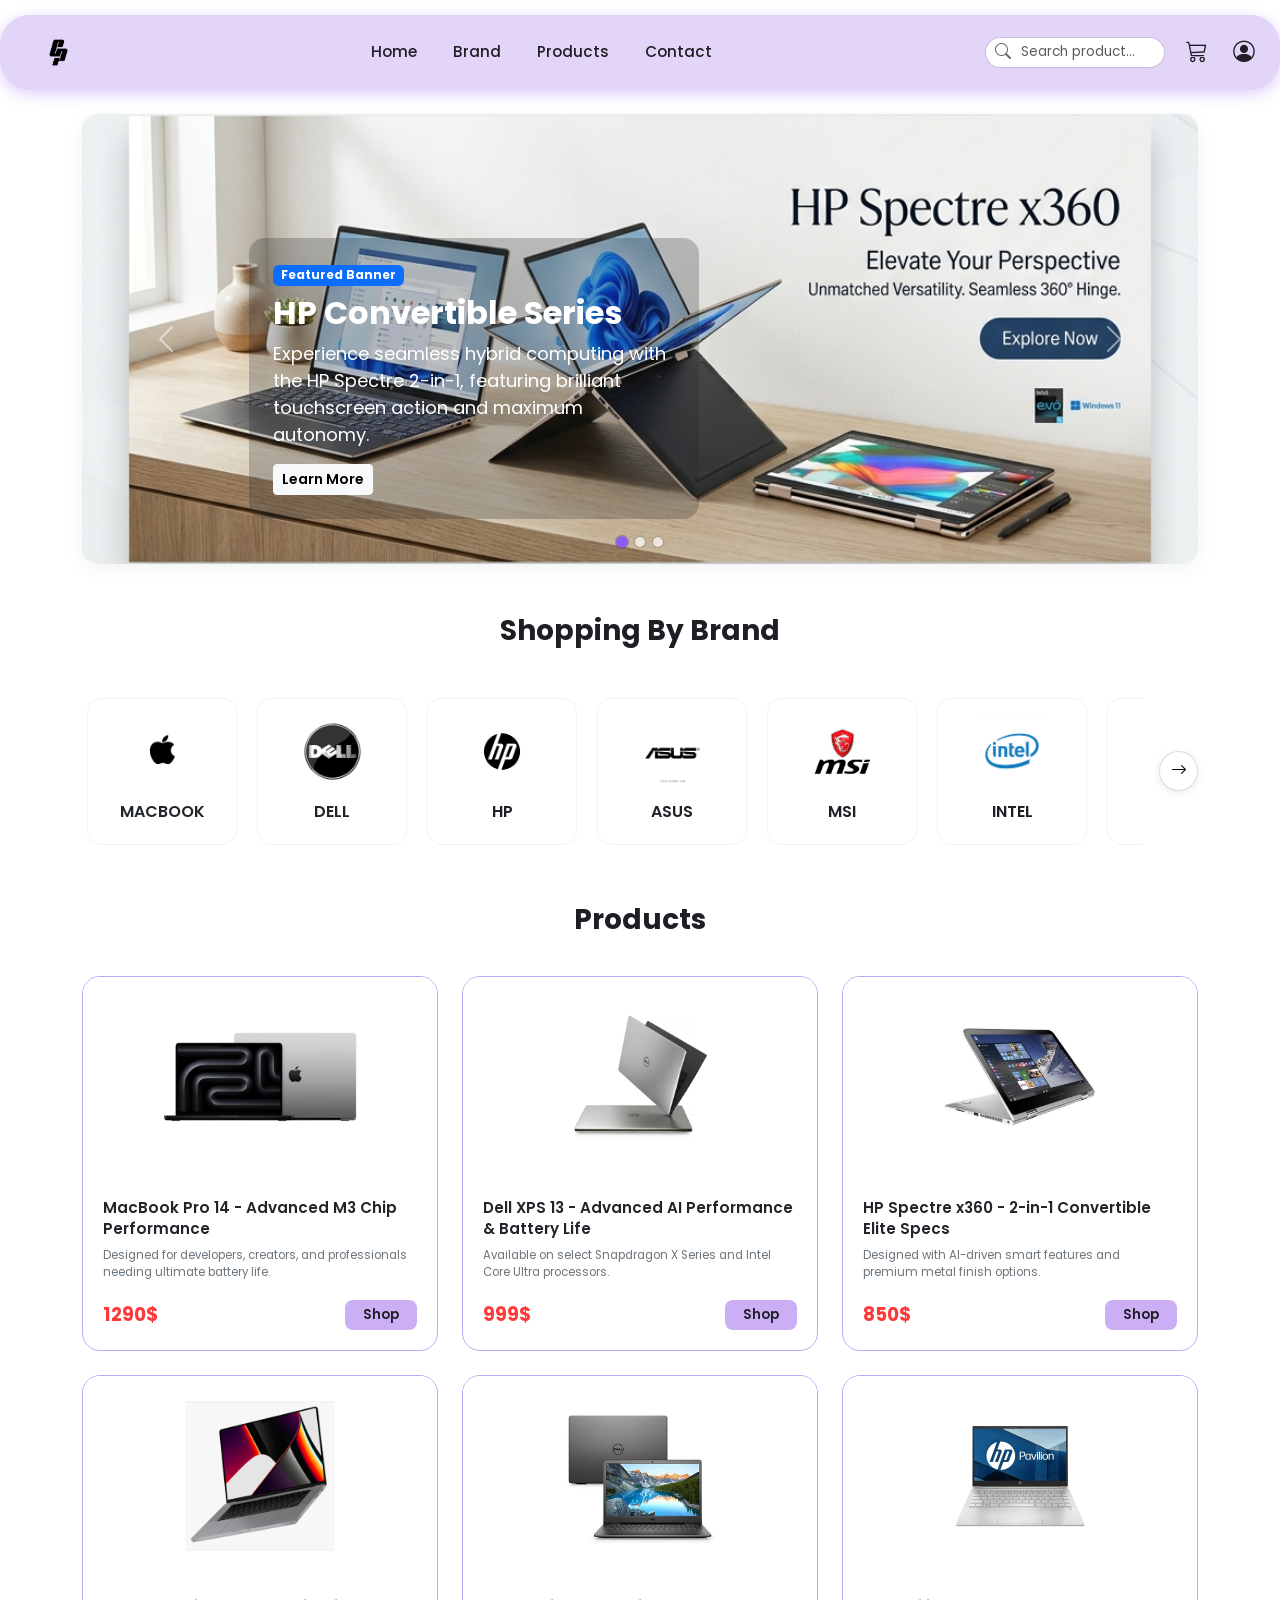
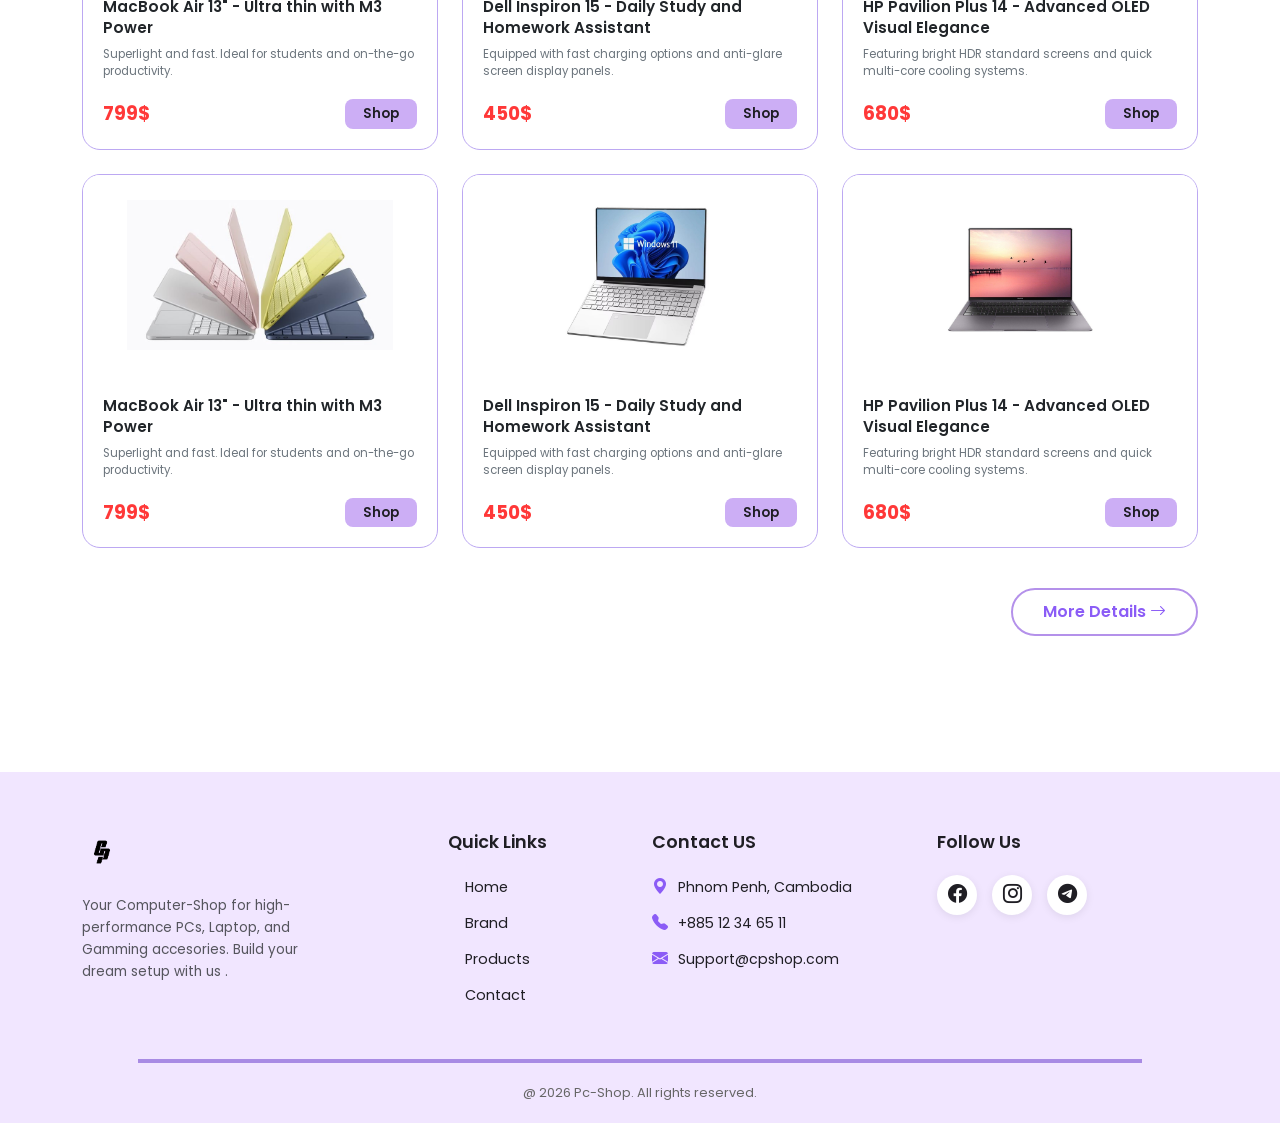
<file: index.html>
<!DOCTYPE html>
<html lang="en">
<head>
  <meta charset="UTF-8">
  <meta name="viewport" content="width=device-width, initial-scale=1.0">
  <title>CP-Shop </title>
  <!-- SEO Meta Tags -->
  <meta name="description" content="Shop high-performance MacBooks, Dell, and HP laptops at CP-Shop in Cambodia. Build your dream setup today with premium quality and delivery.">
  <link href="https://cdn.jsdelivr.net/npm/bootstrap@5.3.3/dist/css/bootstrap.min.css" rel="stylesheet">
  <link href="https://cdn.jsdelivr.net/npm/bootstrap-icons@1.11.3/font/bootstrap-icons.min.css" rel="stylesheet">
  <link rel="stylesheet" href="style.css">
</head>
<body>

  <!-- TOAST NOTIFICATION FOR SHOPPING CART -->
  <div id="cart-toast">💻 Item added to your cart!</div>

  <div class="container py-2">
    <header class="navbar navbar-expand-lg navbar-light custom-header fixed-top">
     <!-- Logo -->
     <a class="navbar-brand ms-3" href="index.html">
      <img src="images/logo.png" alt="CP-Shop Logo" width="45" height="45">
    </a>
        <!-- Responsive Toggle Button -->
        <button class="navbar-toggler" type="button" data-bs-toggle="collapse" data-bs-target="#navbarText" aria-controls="navbarText" aria-expanded="false" aria-label="Toggle navigation">
          <span class="navbar-toggler-icon"></span>
        </button>

        <!-- Navbar  -->
        <div class="collapse navbar-collapse justify-content-center" id="navbarText">
          <ul class="navbar-nav mb-2 mb-lg-0 gap-1">
            <li class="nav-item">
              <a class="nav-link active" aria-current="page" href="#" id="nav-home">Home</a>
            </li>
            <li class="nav-item">
              <a class="nav-link" href="#categories-section" id="nav-brand">Brand</a>
            </li>
            <li class="nav-item">
              <a class="nav-link" href="product-page.html" id="nav-products">Products</a>
            </li>
            <li class="nav-item">
              <a class="nav-link" href="contact.html" id="nav-contact">Contact</a>
            </li>
          </ul>
        </div>

        <div class="d-flex align-items-center gap-3">
          <div class="search-container d-none d-sm-block">
            <button class="search-icon-btn" aria-label="Submit Search">
              <i class="bi bi-search"></i>
            </button>
            <input type="text" class="form-control search-input" id="search-input" placeholder="Search product..." aria-label="Search">
          </div>
          

          <div class="icon-actions">
            <button class="action-btn" id="btn-cart" aria-label="Shopping Cart">
              <i class="bi bi-cart3"></i>
              <span id="cart-badge" class="cart-badge d-none">0</span>
            </button>
            
            <button class="action-btn" id="btn-profile" aria-label="User Profile">
              <i class="bi bi-person-circle"></i>
            </button>
          </div>
        </div>
      </div>
    </header>
  </div>

  <!-- HERO BANNER CAROUSEL -->
  <main class="container py-2">
    <section class="banner-section">
      <div id="heroCarousel" class="carousel slide" data-bs-ride="carousel" data-bs-interval="4000">
        <!-- Indictors -->
        <div class="carousel-indicators">
          <button type="button" data-bs-target="#heroCarousel" data-bs-slide-to="0" class="active" aria-current="true" aria-label="Slide 1"></button>
          <button type="button" data-bs-target="#heroCarousel" data-bs-slide-to="1" aria-label="Slide 2"></button>
          <button type="button" data-bs-target="#heroCarousel" data-bs-slide-to="2" aria-label="Slide 3"></button>
        </div>
        
        <!-- Slides -->
        <div class="carousel-inner">
          <div class="carousel-item active">
            <img src="images/banner_hp.png" class="d-block w-100" alt="HP Spectre Convertible Laptop Banner">
            <div class="carousel-caption d-none d-md-block text-start bg-dark bg-opacity-25 p-4 rounded-4" style="max-width: 450px; bottom: 10%;">
              <span class="badge bg-primary mb-2">Featured Banner</span>
              <h2 class="fw-bold">HP Convertible Series</h2>
              <p>Experience seamless hybrid computing with the HP Spectre 2-in-1, featuring brilliant touchscreen action and maximum autonomy.</p>
              <a href="#products-section" class="btn btn-light btn-sm fw-semibold">Learn More</a>
            </div>
          </div>
          <div class="carousel-item">
            <img src="images/banner_macbook.jpg" class="d-block w-100 bg-light" alt="Apple MacBook Pro Banner">
            <div class="carousel-caption d-none d-md-block text-start bg-dark bg-opacity-25 p-4 rounded-4" style="max-width: 450px; left: 10%; bottom: 10%;">
              <span class="badge bg-primary mb-2">Creative Powerhouse</span>
              <h2 class="fw-bold">MacBook Pro M3</h2>
              <p>Built for elite coding performance, machine learning, and breathtaking visual fidelity in graphic design workspaces.</p>
              <a href="#products-section" class="btn btn-light btn-sm fw-semibold">Browse Models</a>
            </div>
          </div>
          <div class="carousel-item">
            <img src="images/banner_dell.jpg" class="d-block w-100 bg-light" alt="Dell XPS Premium Banner">
            <div class="carousel-caption d-none d-md-block text-start bg-dark bg-opacity-25 p-4 rounded-4" style="max-width: 450px; left: 10%; bottom: 10%;">
              <span class="badge bg-primary mb-2">Business Excellence</span>
              <h2 class="fw-bold">Dell XPS Advanced</h2>
              <p>InfinityEdge screens, elite aluminum chassis construction, and security keys optimized for fast corporate management workloads.</p>
              <a href="#products-section" class="btn btn-light btn-sm fw-semibold">Explore Dell</a>
            </div>
          </div>
        </div>
        
        <!-- Controls -->
        <button class="carousel-control-prev" type="button" data-bs-target="#heroCarousel" data-bs-slide="prev">
          <span class="carousel-control-prev-icon" aria-hidden="true"></span>
          <span class="visually-hidden">Previous</span>
        </button>
        <button class="carousel-control-next" type="button" data-bs-target="#heroCarousel" data-bs-slide="next">
          <span class="carousel-control-next-icon" aria-hidden="true"></span>
          <span class="visually-hidden">Next</span>
        </button>
      </div>
    </section>

    <!-- SHOP BY CATEGORY SECTION -->
    <section class="my-5" id="categories-section">
      <h3 class="section-title">Shopping By Brand</h3>
      
      <div class="d-flex align-items-center justify-content-between position-relative">
        <div class="categories-container w-100" id="categories-container">
          <a href="macbook.html" class="text-decoration-none text-dark">
            <div class="category-card" data-category="macbook" id="category-macbook">
                <img src="images/maclogo.jpg" alt="MacBook Category">
                <div class="fw-semibold mt-1">MACBOOK</div>
            </div>
          </a>
          
          <a href="dell.html" class="text-decoration-none text-dark">
          <div class="category-card" data-category="dell" id="category-dell">
            <img src="images/delllogo.jpg" alt="Dell Category">
            <div class="fw-semibold mt-1">DELL</div>
          </div>
          </a>

          
          <div class="category-card category-disabled" data-category="hp" id="category-hp-2">
            <img src="images/hplogo.jpg" alt="HP Category">
            <div class="fw-semibold mt-1">HP</div>
          </div>
          <div class="category-card category-disabled" data-category="asus" id="category-asus">
            <img src="images/asuslogo.jpg" alt="Asus Category">
            <div class="fw-semibold mt-1">ASUS</div>
          </div>
          <div class="category-card category-disabled" data-category="msi" id="category-msi">
            <img src="images/msilogo.jpg" alt="MSI Category">
            <div class="fw-semibold mt-1">MSI</div>
          </div>
          <div class="category-card category-disabled" data-category="intel" id="category-intel">
            <img src="images/intellogo.jpg" alt="Intel Category">
            <div class="fw-semibold mt-1">INTEL</div>
          </div>
          <div class="category-card category-disabled" data-category="lenovo" id="category-lenovo">
            <img src="images/lenovologo.jpg" alt="Lenovo Category">
            <div class="fw-semibold mt-1">LENOVO</div>
          </div >
          <div class="category-card category-disabled" data-category="acer" id="category-acer">
            <img src="images/acerlogo.jpg" alt="Acer Category">
            <div class="fw-semibold mt-1">ACER</div>
          </div >
        </div>

        <button class="scroll-arrow-btn ms-3" id="scroll-right-btn" aria-label="Scroll Categories Right">
          <i class="bi bi-arrow-right"></i>
        </button>
      </div>
    </section>

    <!-- PRODUCTS  SECTION -->
    <section class="my-5" id="products-section">

    <a href="product-page.html" class="section-title-link">
        <h3 class="section-title">Products</h3>
    </a>

      <!-- Search Input for Mobile (displays block in mobile, hidden in desktop navbar) -->
      <div class="mb-4 d-block d-sm-none">
        <div class="input-group">
          <span class="input-group-text"><i class="bi bi-search"></i></span>
          <input type="text" class="form-control" id="search-input-mobile" placeholder="Search product brand..." aria-label="Search Mobile">
        </div>
      </div>

      <div class="row" id="products-grid">
      </div>

    
      <div class="d-flex justify-content-end mt-3">
        <a href="product-page.html" class="more-detail-btn text-decoration-none">
          More Details <i class="bi bi-arrow-right"></i>
        </a>
      </div>

    </section>
  </main>

  <!-- FOOTER -->
  <footer class="custom-footer" id="footer-section">
    <div class="container">
      <div class="row g-4">
        <div class="col-12 col-md-6 col-lg-3">
          <a class="navbar-brand fw-bold fs-3 d-inline-flex mb-2" href="#">
            <img src="images/logo.png" width="40" alt="Logo">
          </a>
          <p class="footer-description">
            Your Computer-Shop for high-performance PCs, Laptop, and Gamming accesories. Build your dream setup with us .
          </p>
        </div>

        <!-- Quick Links -->
        <div class="col-12 col-sm-4 col-md-2 col-lg-3 text-lg-center">
          <h4 class="footer-heading">Quick Links</h4>
          <ul class="footer-links d-inline-block text-start">
            <li><a href="#" id="foot-home">Home</a></li>
            <li><a href="#categories-section" id="foot-brand">Brand</a></li>
            <li><a href="#products-section" id="foot-products">Products</a></li>
            <li><a href="contact.html" id="foot-contact">Contact</a></li>
          </ul>
        </div>

        <!-- Contact US details -->
        <div class="col-12 col-sm-8 col-md-4 col-lg-3">
          <h4 class="footer-heading">Contact US</h4>
          <ul class="contact-info">
            <li>
              <i class="bi bi-geo-alt-fill"></i>
              <span>Phnom Penh, Cambodia</span>
            </li>
            <li>
              <i class="bi bi-telephone-fill"></i>
              <span>+885 12 34 65 11</span>
            </li>
            <li>
              <i class="bi bi-envelope-fill"></i>
              <span>Support@cpshop.com</span>
            </li>
          </ul>
        </div>

        <!-- Follow Us handles / newsletter -->
        <div class="col-12 col-md-6 col-lg-3">
          <h4 class="footer-heading">Follow Us</h4>
          <div class="social-icons-wrapper mb-3">
            <a href="https://khmersamnang.com/" target="_blank" class="social-icon-btn" aria-label="Link to Facebook">
              <i class="bi bi-facebook"></i>
            </a>
            <a href="https://instagram.com" target="_blank" class="social-icon-btn" aria-label="Link to Instagram">
              <i class="bi bi-instagram"></i>
            </a>
            <a href="https://telegram.org" target="_blank" class="social-icon-btn" aria-label="Link to Telegram">
              <i class="bi bi-telegram"></i>
            </a>
          </div>
        </div>
      </div>

      <!-- Footer Purple Divider Line -->
      <hr class="footer-thick-divider">
      <div class="row">
        <div class="col-12 text-center">
          <p class="footer-copyright mb-0">@ 2026 Pc-Shop. All rights reserved.</p>
        </div>
      </div>
    </div>
  </footer>

  <!-- Bootstrap 5 JS Bundle -->
  <script src="https://cdn.jsdelivr.net/npm/bootstrap@5.3.3/dist/js/bootstrap.bundle.min.js"></script>
  <script src="js/cart.js"></script>
  <script src="js/auth.js"></script>
  <script src="js/script.js"></script>
  
  <!-- Mobile Search Link Script -->
  <script>
    // Sync mobile search with main search
    const mobileSearch = document.getElementById("search-input-mobile");
    if (mobileSearch) {
      mobileSearch.addEventListener("input", (e) => {
        const value = e.target.value;
        const mainSel = document.getElementById("search-input");
        mainSel.value = value;
        // Trigger event
        const event = new Event('input', { bubbles: true });
        mainSel.dispatchEvent(event);
      });
    }
  </script>
</body>
</html>
</file>
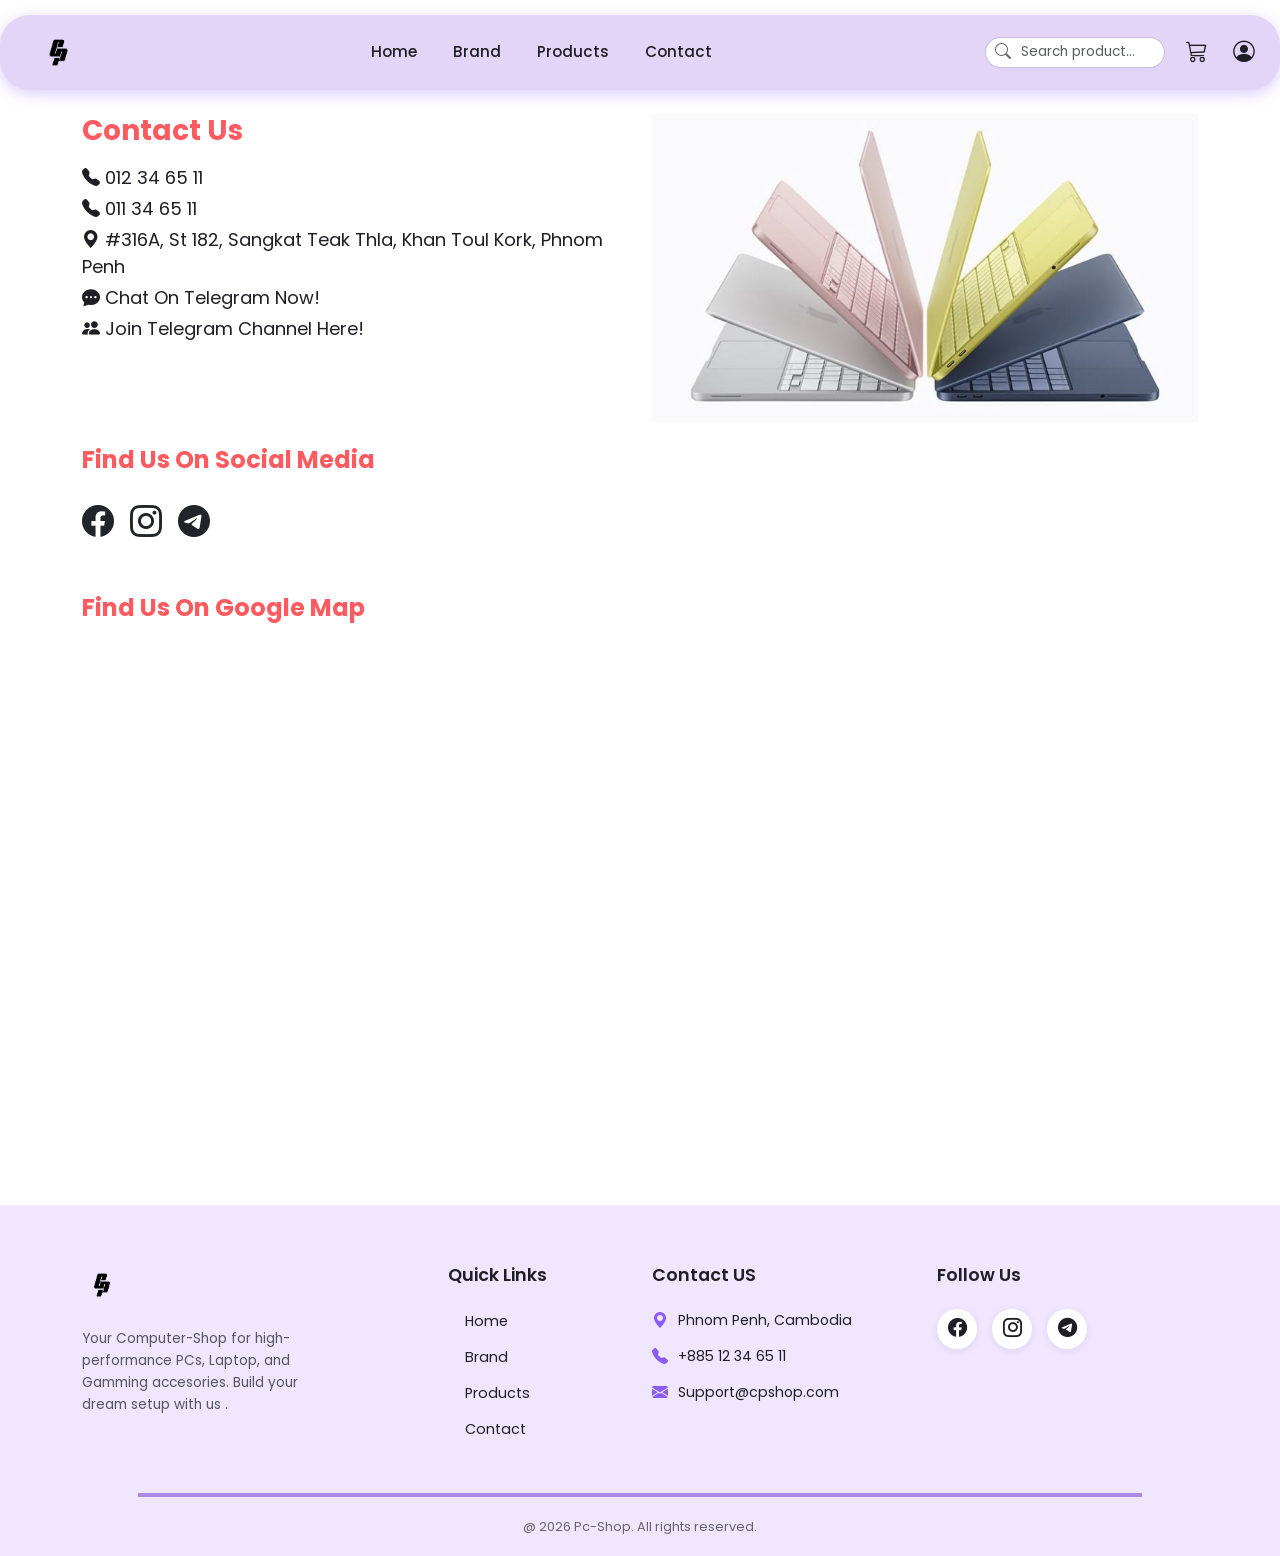
<file: contact.html>
<!DOCTYPE html>
<html lang="en">
<head>
  <meta charset="UTF-8">
  <meta name="viewport" content="width=device-width, initial-scale=1.0">
  <title>contact-page </title>
  <!-- SEO Meta Tags -->
  <meta name="description" content="Shop high-performance MacBooks, Dell, and HP laptops at CP-Shop in Cambodia. Build your dream setup today with premium quality and delivery.">
  <link href="https://cdn.jsdelivr.net/npm/bootstrap@5.3.3/dist/css/bootstrap.min.css" rel="stylesheet">
  <link href="https://cdn.jsdelivr.net/npm/bootstrap-icons@1.11.3/font/bootstrap-icons.min.css" rel="stylesheet">
  <link rel="stylesheet" href="style.css">
</head>
<body>

  <!-- TOAST NOTIFICATION FOR SHOPPING CART -->
  <div id="cart-toast">💻 Item added to your cart!</div>

  <div class="container py-2">
    <header class="navbar navbar-expand-lg navbar-light custom-header fixed-top">
     <!-- Logo -->
     <a class="navbar-brand ms-3" href="index.html">
      <img src="images/logo.png" alt="CP-Shop Logo" width="45" height="45">
    </a>
        <!-- Responsive Toggle Button -->
        <button class="navbar-toggler" type="button" data-bs-toggle="collapse" data-bs-target="#navbarText" aria-controls="navbarText" aria-expanded="false" aria-label="Toggle navigation">
          <span class="navbar-toggler-icon"></span>
        </button>

        <!-- Navbar  -->
        <div class="collapse navbar-collapse justify-content-center" id="navbarText">
          <ul class="navbar-nav mb-2 mb-lg-0 gap-1">
            <li class="nav-item">
              <a class="nav-link active" aria-current="page" href="index.html" id="nav-home">Home</a>
            </li>
            <li class="nav-item">
              <a class="nav-link" href="index.html" id="nav-brand">Brand</a>
            </li>
            <li class="nav-item">
              <a class="nav-link" href="product-page.html" id="nav-products">Products</a>
            </li>
            <li class="nav-item">
              <a class="nav-link" href="contact.html" id="nav-contact">Contact</a>
            </li>
          </ul>
        </div>

        <div class="d-flex align-items-center gap-3">
          <div class="search-container d-none d-sm-block">
            <button class="search-icon-btn" aria-label="Submit Search">
              <i class="bi bi-search"></i>
            </button>
            <input type="text" class="form-control search-input" id="search-input" placeholder="Search product..." aria-label="Search">
          </div>
          

          <div class="icon-actions">
            <button class="action-btn" id="btn-cart" aria-label="Shopping Cart">
              <i class="bi bi-cart3"></i>
              <span id="cart-badge" class="cart-badge d-none">0</span>
            </button>
            
            <button class="action-btn" id="btn-profile" aria-label="User Profile">
              <i class="bi bi-person-circle"></i>
            </button>
          </div>
        </div>
      </div>
    </header>
  </div>


<section class="container py-2">
  <div class="row align-items-start">

      <!-- Contact Information -->
      <div class="col-md-6">
          <h3 class="text-danger fw-bold mb-3">Contact Us</h3>

          <p class="mb-1">
              <i class="bi bi-telephone-fill"></i> 012 34 65 11
          </p>

          <p class="mb-1">
              <i class="bi bi-telephone-fill"></i> 011 34 65 11
          </p>

          <p class="mb-1">
              <i class="bi bi-geo-alt-fill"></i>
              #316A, St 182, Sangkat Teak Thla,
              Khan Toul Kork, Phnom Penh
          </p>

          <p class="mb-1">
              <i class="bi bi-chat-dots-fill"></i>
              Chat On Telegram Now!
          </p>

          <p>
              <i class="bi bi-people-fill"></i>
              Join Telegram Channel Here!
          </p>
      </div>

      <!-- Laptop Image -->
      <div class="col-md-6 text-center">
          <img src="images/m2.jpg" 
               class="img-fluid w-51" 
               alt="Laptop">
      </div>

  </div>


  <!-- Social Media -->
  <div class="mt-4">
      <h4 class="text-danger fw-bold mb-4">
          Find Us On Social Media
      </h4>

      <div class="d-flex gap-3">
          <a href="#" class="text-dark fs-2">
              <i class="bi bi-facebook"></i>
          </a>

          <a href="#" class="text-dark fs-2">
              <i class="bi bi-instagram"></i>
          </a>

          <a href="#" class="text-dark fs-2">
              <i class="bi bi-telegram"></i>
          </a>
      </div>
  </div>


  <!-- Google Map -->
  <div class="mt-5">
      <h4 class="text-danger fw-bold mb-3">
          Find Us On Google Map
      </h4>

      <div class="ratio ratio-21x9">
        <iframe src="https://www.google.com/maps/embed?pb=!1m14!1m8!1m3!1d15635.50271732545!2d104.897139!3d11.560769!3m2!1i1024!2i768!4f13.1!3m3!1m2!1s0x31095156b87fc399%3A0xfddf3a39752e13db!2sKhmer%20Samnang!5e0!3m2!1sen!2sus!4v1784909173087!5m2!1sen!2sus" 
          width="600" 
          height="450" 
          style="border:0;" 
          allowfullscreen="" 
          loading="lazy" 
          referrerpolicy="strict-origin-when-cross-origin">
        </iframe>
      </div>
  </div>

</section>


  <!-- FOOTER -->
  <footer class="custom-footer" id="footer-section">
    <div class="container">
      <div class="row g-4">
        <div class="col-12 col-md-6 col-lg-3">
          <a class="navbar-brand fw-bold fs-3 d-inline-flex mb-2" href="#">
            <img src="images/logo.png" width="40" alt="Logo">
          </a>
          <p class="footer-description">
            Your Computer-Shop for high-performance PCs, Laptop, and Gamming accesories. Build your dream setup with us .
          </p>
        </div>

        <!-- Quick Links -->
        <div class="col-12 col-sm-4 col-md-2 col-lg-3 text-lg-center">
          <h4 class="footer-heading">Quick Links</h4>
          <ul class="footer-links d-inline-block text-start">
            <li><a href="index.html" id="foot-home">Home</a></li>
            <li><a href="index.html" id="foot-brand">Brand</a></li>
            <li><a href="product-page.html" id="foot-products">Products</a></li>
            <li><a href="#footer-section" id="foot-contact">Contact</a></li>
          </ul>
        </div>

        <!-- Contact US details -->
        <div class="col-12 col-sm-8 col-md-4 col-lg-3">
          <h4 class="footer-heading">Contact US</h4>
          <ul class="contact-info">
            <li>
              <i class="bi bi-geo-alt-fill"></i>
              <span>Phnom Penh, Cambodia</span>
            </li>
            <li>
              <i class="bi bi-telephone-fill"></i>
              <span>+885 12 34 65 11</span>
            </li>
            <li>
              <i class="bi bi-envelope-fill"></i>
              <span>Support@cpshop.com</span>
            </li>
          </ul>
        </div>

        <!-- Follow Us handles / newsletter -->
        <div class="col-12 col-md-6 col-lg-3">
          <h4 class="footer-heading">Follow Us</h4>
          <div class="social-icons-wrapper mb-3">
            <a href="https://khmersamnang.com/" target="_blank" class="social-icon-btn" aria-label="Link to Facebook">
              <i class="bi bi-facebook"></i>
            </a>
            <a href="https://instagram.com" target="_blank" class="social-icon-btn" aria-label="Link to Instagram">
              <i class="bi bi-instagram"></i>
            </a>
            <a href="https://telegram.org" target="_blank" class="social-icon-btn" aria-label="Link to Telegram">
              <i class="bi bi-telegram"></i>
            </a>
          </div>
        </div>
      </div>

      <!-- Footer Purple Divider Line -->
      <hr class="footer-thick-divider">
      <div class="row">
        <div class="col-12 text-center">
          <p class="footer-copyright mb-0">@ 2026 Pc-Shop. All rights reserved.</p>
        </div>
      </div>
    </div>
  </footer>

  <!-- Bootstrap 5 JS Bundle -->
  <script src="https://cdn.jsdelivr.net/npm/bootstrap@5.3.3/dist/js/bootstrap.bundle.min.js"></script>
  
  <!-- Shared Shopping Cart Script -->
  <script src="js/cart.js"></script>
  <script src="js/auth.js"></script>
</body>
</html>
</file>
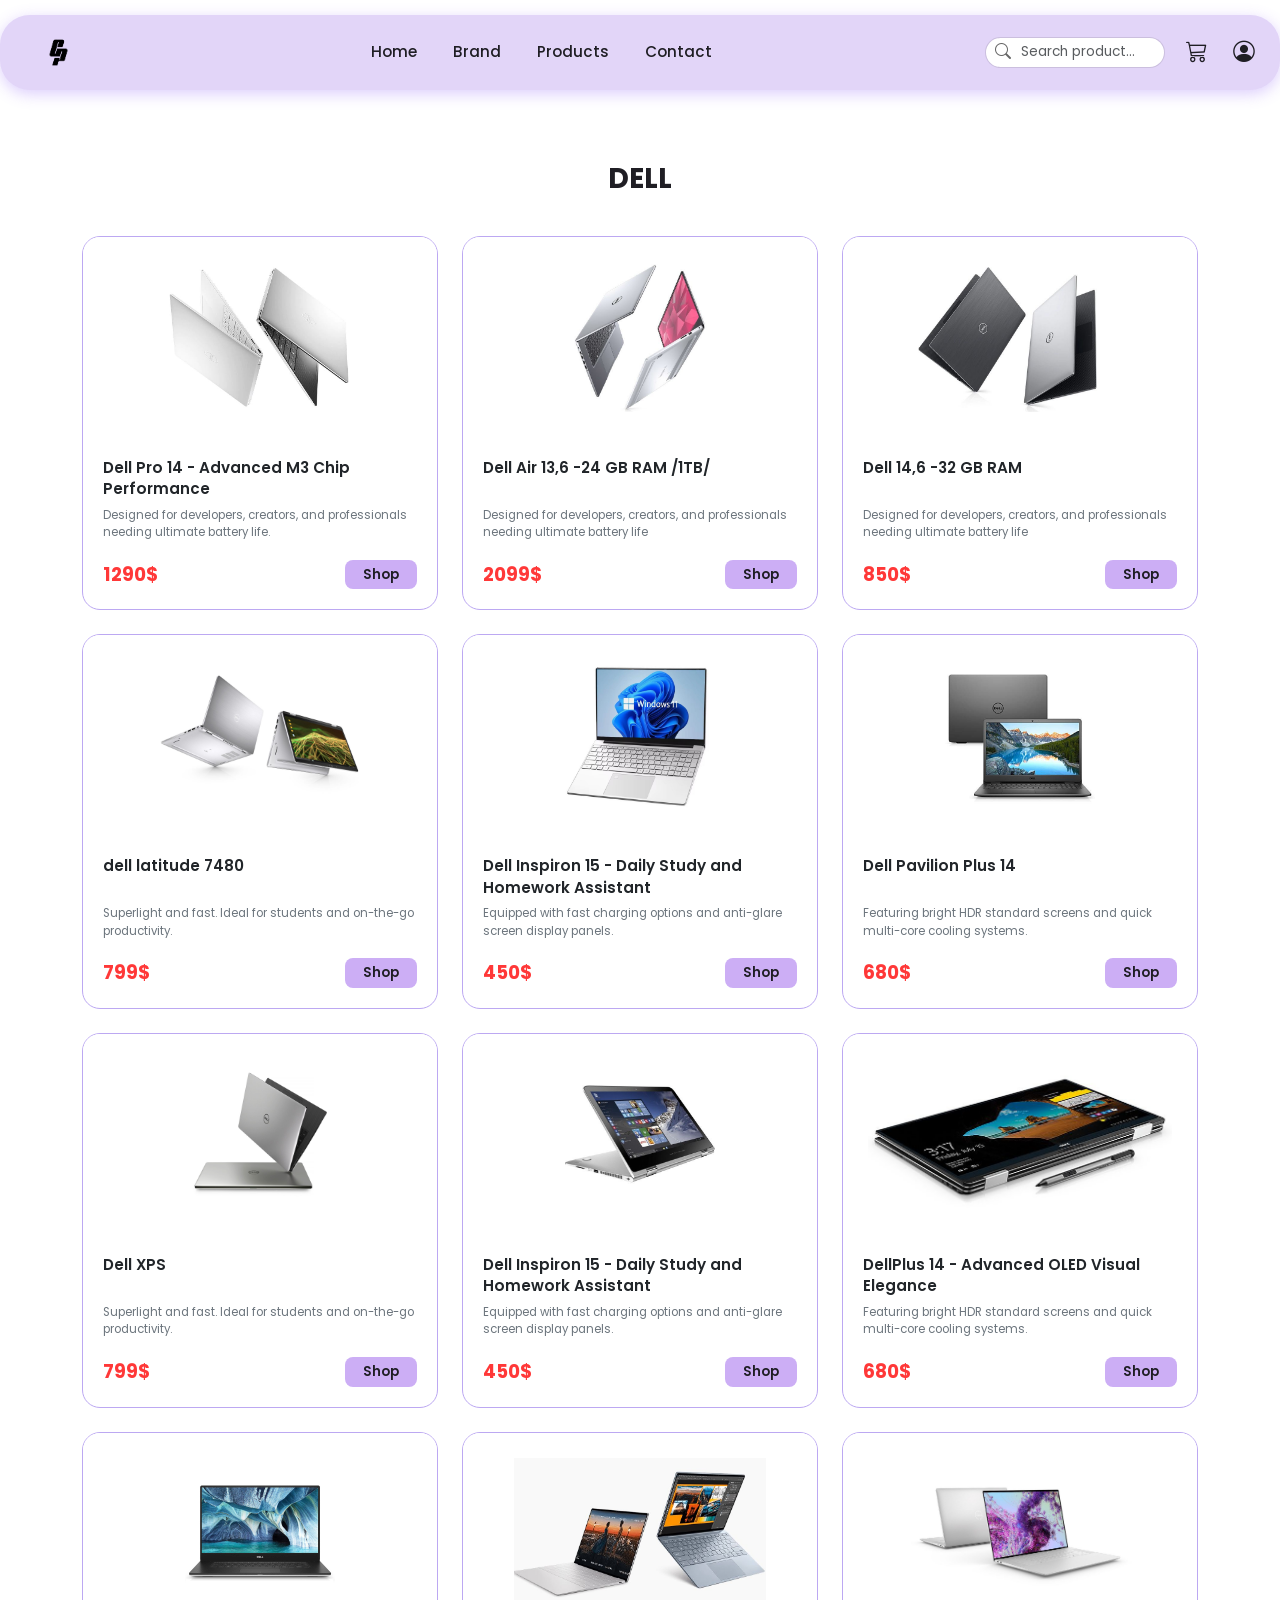
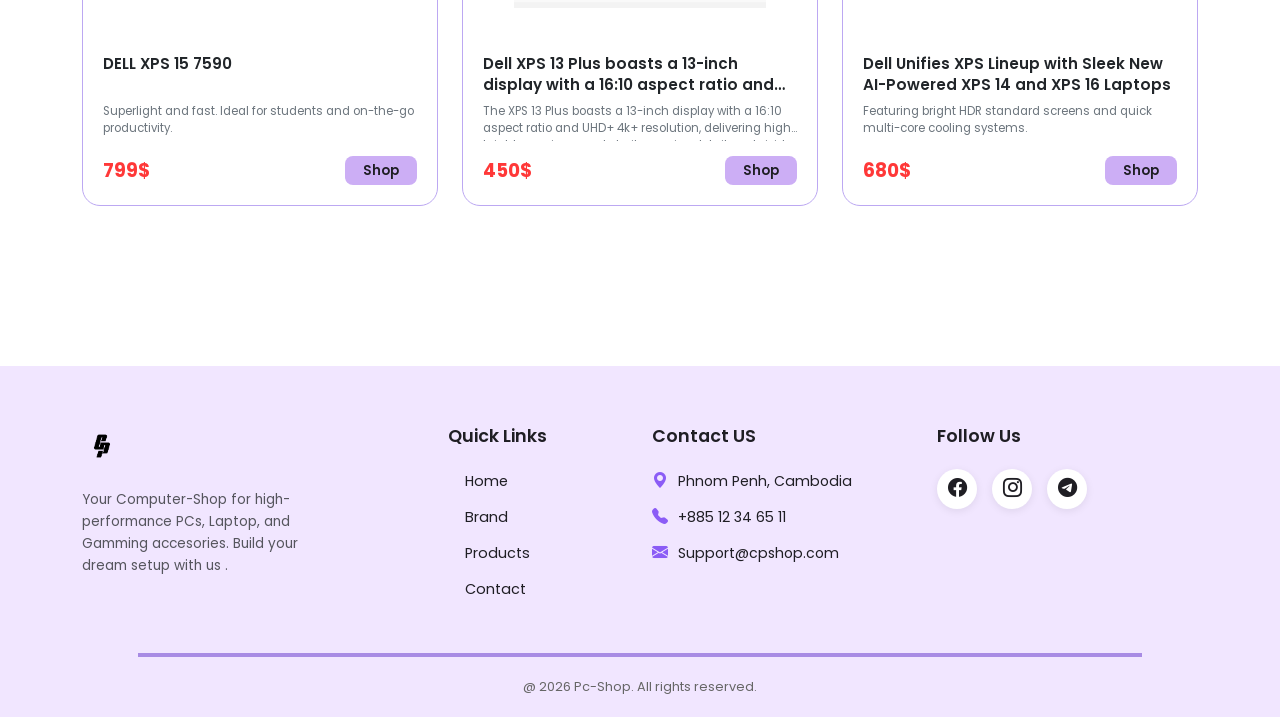
<file: dell.html>
<!DOCTYPE html>
<html lang="en">
<head>
  <meta charset="UTF-8">
  <meta name="viewport" content="width=device-width, initial-scale=1.0">
  <title>dell-page </title>
  <!-- SEO Meta Tags -->
  <meta name="description" content="Shop high-performance MacBooks, Dell, and HP laptops at CP-Shop in Cambodia. Build your dream setup today with premium quality and delivery.">
  <link href="https://cdn.jsdelivr.net/npm/bootstrap@5.3.3/dist/css/bootstrap.min.css" rel="stylesheet">
  <link href="https://cdn.jsdelivr.net/npm/bootstrap-icons@1.11.3/font/bootstrap-icons.min.css" rel="stylesheet">
  <link rel="stylesheet" href="style.css">
</head>
<body>

  <!-- TOAST NOTIFICATION FOR SHOPPING CART -->
  <div id="cart-toast">💻 Item added to your cart!</div>

  <div class="container py-2">
    <header class="navbar navbar-expand-lg navbar-light custom-header fixed-top">
     <!-- Logo -->
     <a class="navbar-brand ms-3" href="index.html">
      <img src="images/logo.png" alt="CP-Shop Logo" width="45" height="45">
    </a>
        <!-- Responsive Toggle Button -->
        <button class="navbar-toggler" type="button" data-bs-toggle="collapse" data-bs-target="#navbarText" aria-controls="navbarText" aria-expanded="false" aria-label="Toggle navigation">
          <span class="navbar-toggler-icon"></span>
        </button>

        <!-- Navbar  -->
        <div class="collapse navbar-collapse justify-content-center" id="navbarText">
          <ul class="navbar-nav mb-2 mb-lg-0 gap-1">
            <li class="nav-item">
              <a class="nav-link active" aria-current="page" href="index.html" id="nav-home">Home</a>
            </li>
            <li class="nav-item">
              <a class="nav-link" href="index.html" id="nav-brand">Brand</a>
            </li>
            <li class="nav-item">
              <a class="nav-link" href="product-page.html" id="nav-products">Products</a>
            </li>
            <li class="nav-item">
              <a class="nav-link" href="contact.html" id="nav-contact">Contact</a>
            </li>
          </ul>
        </div>

        <div class="d-flex align-items-center gap-3">
          <div class="search-container d-none d-sm-block">
            <button class="search-icon-btn" aria-label="Submit Search">
              <i class="bi bi-search"></i>
            </button>
            <input type="text" class="form-control search-input" id="search-input" placeholder="Search product..." aria-label="Search">
          </div>
          

          <div class="icon-actions">
            <button class="action-btn" id="btn-cart" aria-label="Shopping Cart">
              <i class="bi bi-cart3"></i>
              <span id="cart-badge" class="cart-badge d-none">0</span>
            </button>
            
            <button class="action-btn" id="btn-profile" aria-label="User Profile">
              <i class="bi bi-person-circle"></i>
            </button>
          </div>
        </div>
      </div>
    </header>
  </div>

  <main class="container py-2">
    <!-- Brand Section   -->
    <section class="my-5" id="products-section">
      <h3 class="section-title">DELL</h3>
      
      <!-- Search Input for Mobile (displays block in mobile, hidden in desktop navbar) -->
      <div class="mb-4 d-block d-sm-none">
        <div class="input-group">
          <span class="input-group-text"><i class="bi bi-search"></i></span>
          <input type="text" class="form-control" id="search-input-mobile" placeholder="Search product ..." aria-label="Search Mobile">
        </div>
      </div>

      <div class="row" id="products-grid">
      </div>
    </section>
  </main>

  <!-- FOOTER -->
  <footer class="custom-footer" id="footer-section">
    <div class="container">
      <div class="row g-4">
        <div class="col-12 col-md-6 col-lg-3">
          <a class="navbar-brand fw-bold fs-3 d-inline-flex mb-2" href="#">
            <img src="images/logo.png" width="40" alt="Logo">
          </a>
          <p class="footer-description">
            Your Computer-Shop for high-performance PCs, Laptop, and Gamming accesories. Build your dream setup with us .
          </p>
        </div>

        <!-- Quick Links -->
        <div class="col-12 col-sm-4 col-md-2 col-lg-3 text-lg-center">
          <h4 class="footer-heading">Quick Links</h4>
          <ul class="footer-links d-inline-block text-start">
            <li><a href="index.html" id="foot-home">Home</a></li>
            <li><a href="index.html" id="foot-brand">Brand</a></li>
            <li><a href="product-page.html" id="foot-products">Products</a></li>
            <li><a href="contact.html" id="foot-contact">Contact</a></li>
          </ul>
        </div>

        <!-- Contact US details -->
        <div class="col-12 col-sm-8 col-md-4 col-lg-3">
          <h4 class="footer-heading">Contact US</h4>
          <ul class="contact-info">
            <li>
              <i class="bi bi-geo-alt-fill"></i>
              <span>Phnom Penh, Cambodia</span>
            </li>
            <li>
              <i class="bi bi-telephone-fill"></i>
              <span>+885 12 34 65 11</span>
            </li>
            <li>
              <i class="bi bi-envelope-fill"></i>
              <span>Support@cpshop.com</span>
            </li>
          </ul>
        </div>

        <!-- Follow Us handles / newsletter -->
        <div class="col-12 col-md-6 col-lg-3">
          <h4 class="footer-heading">Follow Us</h4>
          <div class="social-icons-wrapper mb-3">
            <a href="https://khmersamnang.com/" target="_blank" class="social-icon-btn" aria-label="Link to Facebook">
              <i class="bi bi-facebook"></i>
            </a>
            <a href="https://instagram.com" target="_blank" class="social-icon-btn" aria-label="Link to Instagram">
              <i class="bi bi-instagram"></i>
            </a>
            <a href="https://telegram.org" target="_blank" class="social-icon-btn" aria-label="Link to Telegram">
              <i class="bi bi-telegram"></i>
            </a>
          </div>
        </div>
      </div>

      <!-- Footer Purple Divider Line -->
      <hr class="footer-thick-divider">
      <div class="row">
        <div class="col-12 text-center">
          <p class="footer-copyright mb-0">@ 2026 Pc-Shop. All rights reserved.</p>
        </div>
      </div>
    </div>
  </footer>

  <!-- Bootstrap 5 JS Bundle -->
  <script src="https://cdn.jsdelivr.net/npm/bootstrap@5.3.3/dist/js/bootstrap.bundle.min.js"></script>
  <script src="js/cart.js"></script>
  <script src="js/auth.js"></script>
  <script src="js/dell.js"></script>
  
  <!-- Mobile Search Link Script -->
  <script>
    // Sync mobile search with main search
    const mobileSearch = document.getElementById("search-input-mobile");
    if (mobileSearch) {
      mobileSearch.addEventListener("input", (e) => {
        const value = e.target.value;
        const mainSel = document.getElementById("search-input");
        mainSel.value = value;
        // Trigger event
        const event = new Event('input', { bubbles: true });
        mainSel.dispatchEvent(event);
      });
    }
  </script>
</body>
</html>
</file>
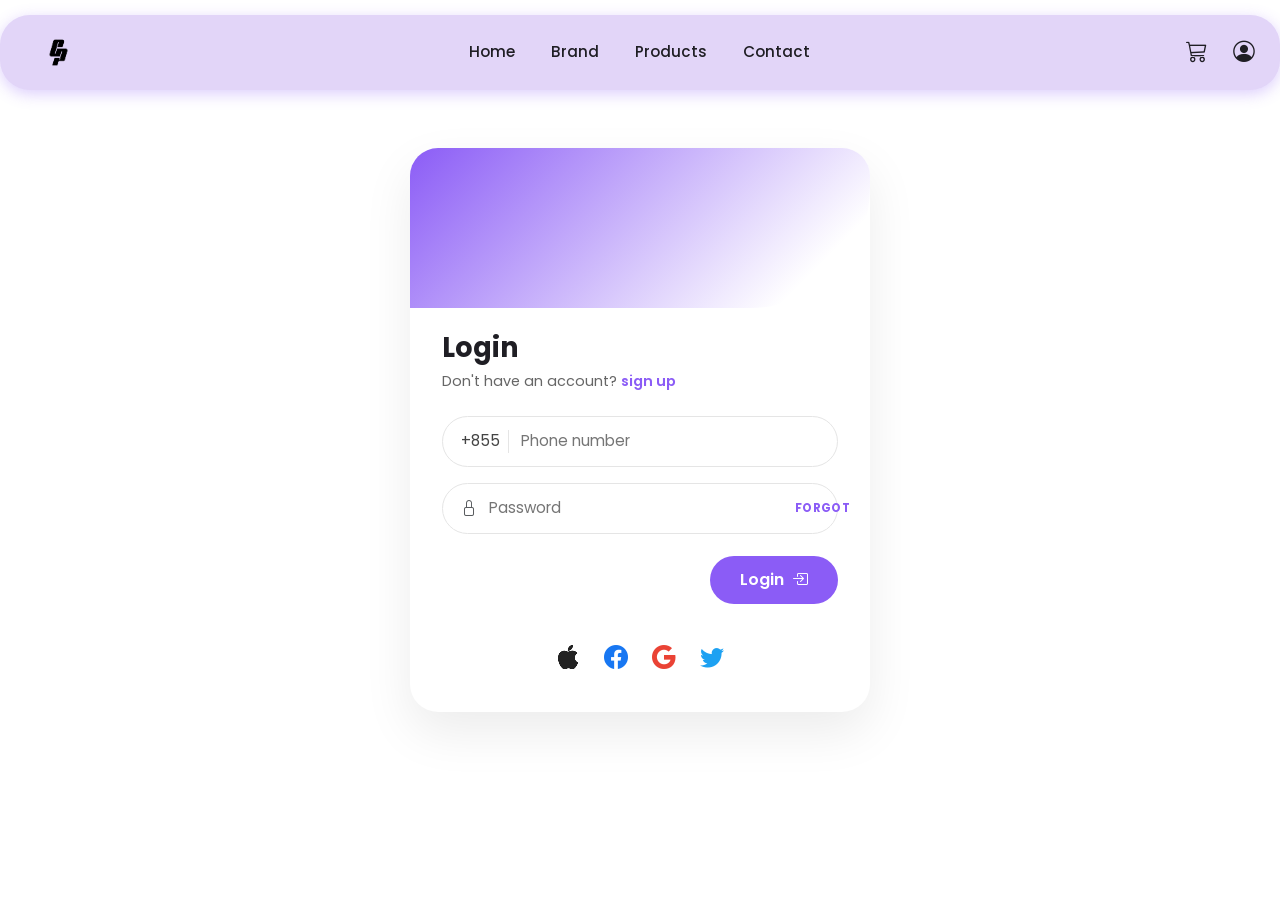
<file: login.html>
<!DOCTYPE html>
<html lang="en">
<head>
  <meta charset="UTF-8">
  <meta name="viewport" content="width=device-width, initial-scale=1.0">
  <title>Login - CP-Shop</title>
  <meta name="description" content="Login to your CP-Shop account.">
  <link href="https://cdn.jsdelivr.net/npm/bootstrap@5.3.3/dist/css/bootstrap.min.css" rel="stylesheet">
  <link href="https://cdn.jsdelivr.net/npm/bootstrap-icons@1.11.3/font/bootstrap-icons.min.css" rel="stylesheet">
  <link rel="stylesheet" href="style.css">
</head>
<body>

  <div class="container py-2">
    <header class="navbar navbar-expand-lg navbar-light custom-header fixed-top">
      <a class="navbar-brand ms-3" href="index.html">
        <img src="images/logo.png" alt="CP-Shop Logo" width="45" height="45">
      </a>
      <button class="navbar-toggler" type="button" data-bs-toggle="collapse" data-bs-target="#navbarText" aria-controls="navbarText" aria-expanded="false" aria-label="Toggle navigation">
        <span class="navbar-toggler-icon"></span>
      </button>
      <div class="collapse navbar-collapse justify-content-center" id="navbarText">
        <ul class="navbar-nav mb-2 mb-lg-0 gap-1">
          <li class="nav-item"><a class="nav-link" href="index.html">Home</a></li>
          <li class="nav-item"><a class="nav-link" href="index.html">Brand</a></li>
          <li class="nav-item"><a class="nav-link" href="product-page.html">Products</a></li>
          <li class="nav-item"><a class="nav-link" href="contact.html">Contact</a></li>
        </ul>
      </div>
      <div class="d-flex align-items-center gap-3">
        <div class="icon-actions">
          <button class="action-btn" id="btn-cart" aria-label="Shopping Cart">
            <i class="bi bi-cart3"></i>
            <span id="cart-badge" class="cart-badge d-none">0</span>
          </button>
          <button class="action-btn" id="btn-profile" aria-label="User Profile">
            <i class="bi bi-person-circle"></i>
          </button>
        </div>
      </div>
    </header>
  </div>

  <main class="container">
    <div class="auth-page">
      <div class="auth-card">
        <div class="auth-blob"></div>
        <div class="auth-body">
          <h1 class="auth-title">Login</h1>
          <p class="auth-subtext">Don't have an account? <a href="signup.html">sign up</a></p>

          <form id="login-form" novalidate>
            <div class="auth-field">
              <span class="auth-prefix">+855</span>
              <input type="tel" id="login-phone" placeholder="Phone number" autocomplete="tel">
            </div>
            <div class="auth-field">
              <i class="bi bi-lock text-muted"></i>
              <input type="password" id="login-password" placeholder="Password" autocomplete="current-password">
              <a href="#" class="auth-forgot">FORGOT</a>
            </div>

            <div id="login-error" class="auth-error d-none"></div>

            <div class="auth-submit-row">
              <button type="submit" class="auth-btn">Login <i class="bi bi-box-arrow-in-right"></i></button>
            </div>
          </form>

          <div class="auth-socials">
            <i class="bi bi-apple"></i>
            <i class="bi bi-facebook"></i>
            <i class="bi bi-google"></i>
            <i class="bi bi-twitter"></i>
          </div>
        </div>
      </div>
    </div>
  </main>

  <script src="https://cdn.jsdelivr.net/npm/bootstrap@5.3.3/dist/js/bootstrap.bundle.min.js"></script>
  <script src="js/cart.js"></script>
  <script src="js/auth.js"></script>
</body>
</html>
</file>
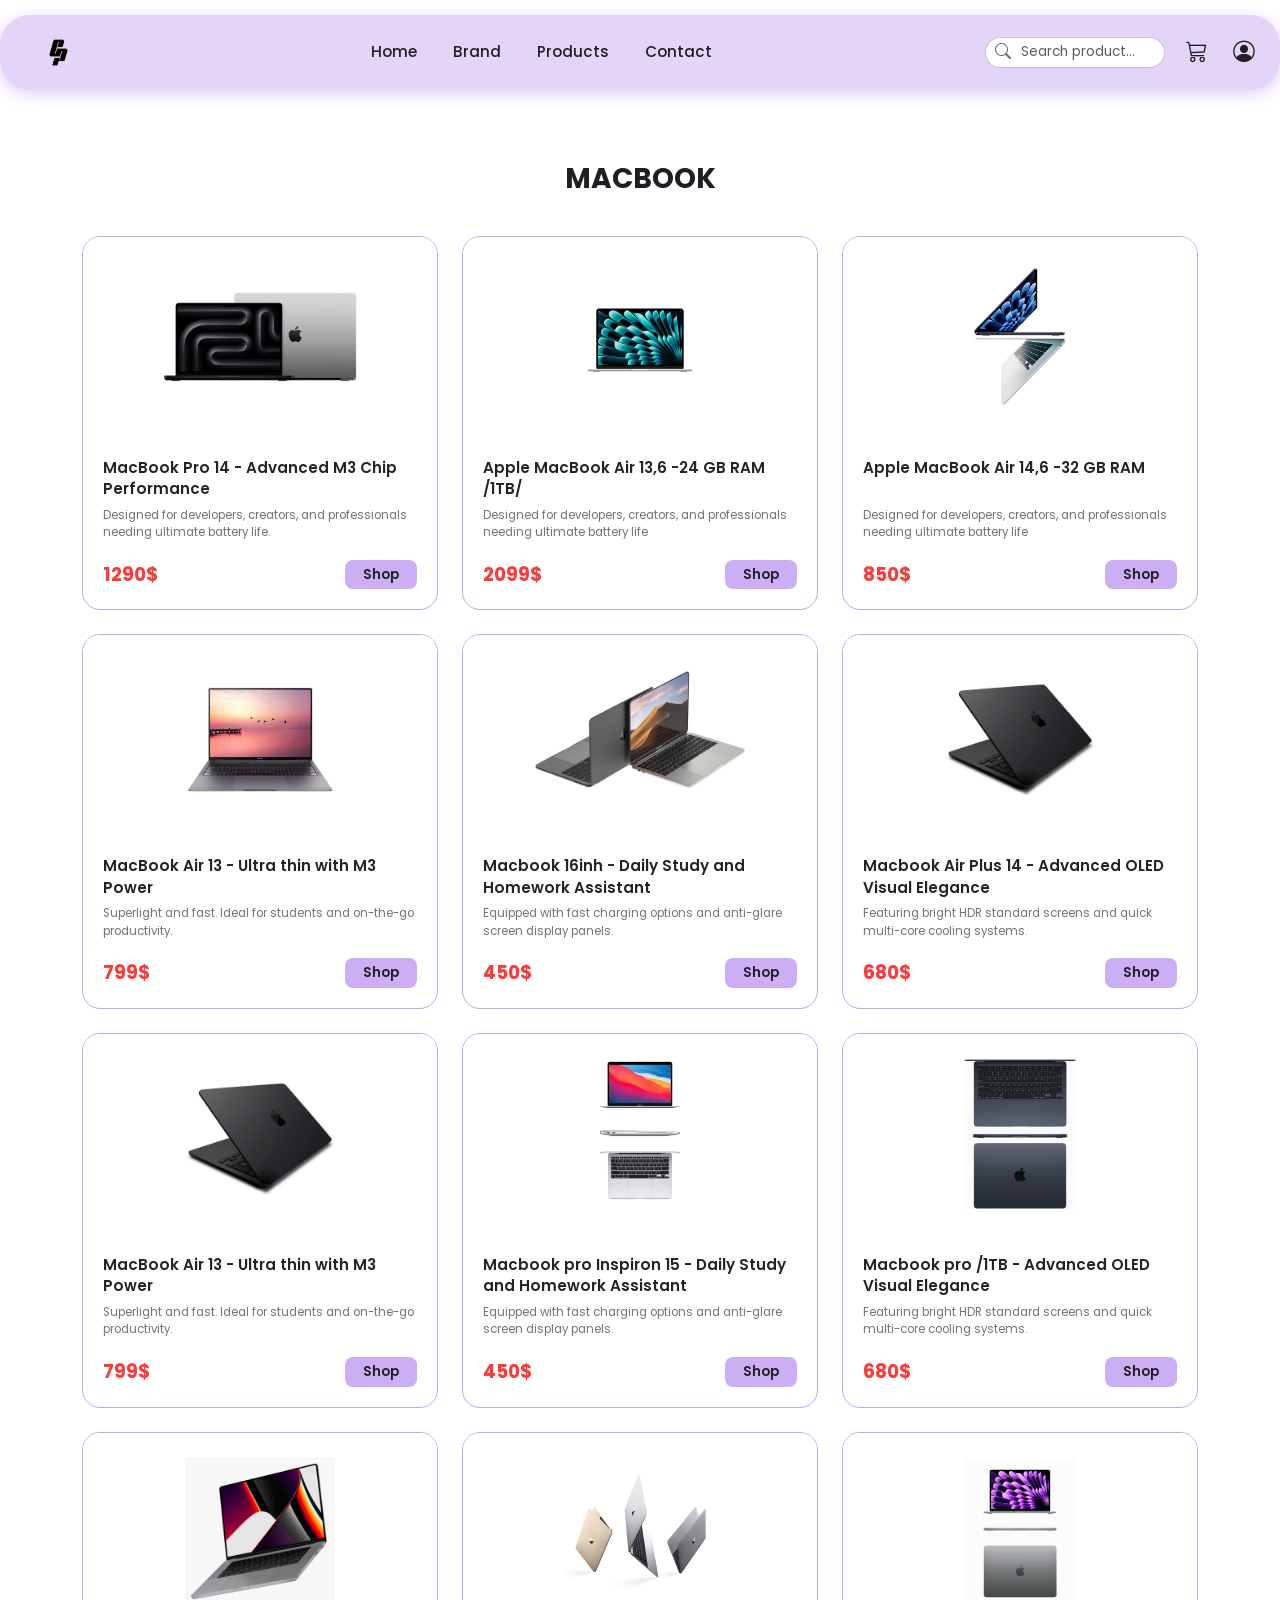
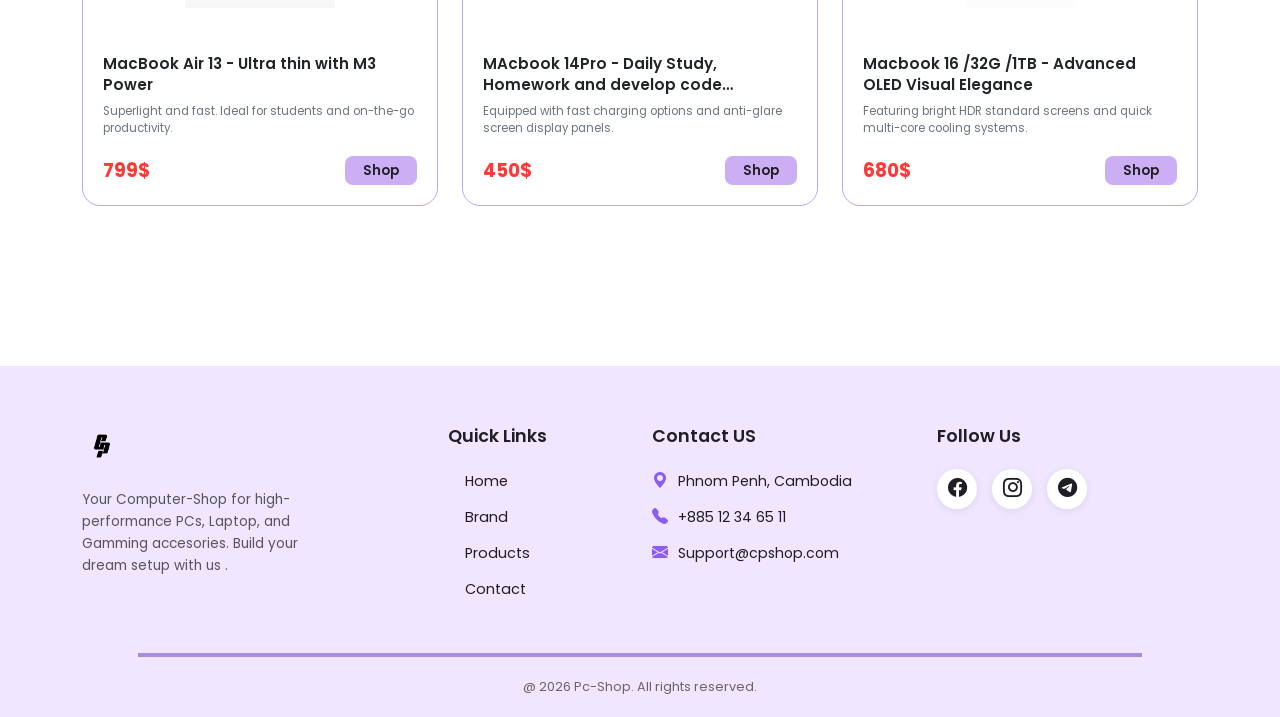
<file: macbook.html>
<!DOCTYPE html>
<html lang="en">
<head>
  <meta charset="UTF-8">
  <meta name="viewport" content="width=device-width, initial-scale=1.0">
  <title>macbook-page </title>
  <!-- SEO Meta Tags -->
  <meta name="description" content="Shop high-performance MacBooks, Dell, and HP laptops at CP-Shop in Cambodia. Build your dream setup today with premium quality and delivery.">
  <link href="https://cdn.jsdelivr.net/npm/bootstrap@5.3.3/dist/css/bootstrap.min.css" rel="stylesheet">
  <link href="https://cdn.jsdelivr.net/npm/bootstrap-icons@1.11.3/font/bootstrap-icons.min.css" rel="stylesheet">
  <link rel="stylesheet" href="style.css">
</head>
<body>

  <!-- TOAST NOTIFICATION FOR SHOPPING CART -->
  <div id="cart-toast">💻 Item added to your cart!</div>

  <div class="container py-2">
    <header class="navbar navbar-expand-lg navbar-light custom-header fixed-top">
     <!-- Logo -->
     <a class="navbar-brand ms-3" href="index.html">
      <img src="images/logo.png" alt="CP-Shop Logo" width="45" height="45">
    </a>
        <!-- Responsive Toggle Button -->
        <button class="navbar-toggler" type="button" data-bs-toggle="collapse" data-bs-target="#navbarText" aria-controls="navbarText" aria-expanded="false" aria-label="Toggle navigation">
          <span class="navbar-toggler-icon"></span>
        </button>

        <!-- Navbar  -->
        <div class="collapse navbar-collapse justify-content-center" id="navbarText">
          <ul class="navbar-nav mb-2 mb-lg-0 gap-1">
            <li class="nav-item">
              <a class="nav-link active" aria-current="page" href="index.html" id="nav-home">Home</a>
            </li>
            <li class="nav-item">
              <a class="nav-link" href="#categories-section" id="nav-brand">Brand</a>
            </li>
            <li class="nav-item">
              <a class="nav-link" href="product-page.html" id="nav-products">Products</a>
            </li>
            <li class="nav-item">
              <a class="nav-link" href="contact.html" id="nav-contact">Contact</a>
            </li>
          </ul>
        </div>

        <div class="d-flex align-items-center gap-3">
          <div class="search-container d-none d-sm-block">
            <button class="search-icon-btn" aria-label="Submit Search">
              <i class="bi bi-search"></i>
            </button>
            <input type="text" class="form-control search-input" id="search-input" placeholder="Search product..." aria-label="Search">
          </div>
          

          <div class="icon-actions">
            <button class="action-btn" id="btn-cart" aria-label="Shopping Cart">
              <i class="bi bi-cart3"></i>
              <span id="cart-badge" class="cart-badge d-none">0</span>
            </button>
            
            <button class="action-btn" id="btn-profile" aria-label="User Profile">
              <i class="bi bi-person-circle"></i>
            </button>
          </div>
        </div>
      </div>
    </header>
  </div>

  <main class="container py-2">
    <!-- Brand Section   -->
    <section class="my-5" id="macbook-section">
      <h3 class="section-title">MACBOOK</h3>
      
      <!-- Search Input for Mobile (displays block in mobile, hidden in desktop navbar) -->
      <div class="mb-4 d-block d-sm-none">
        <div class="input-group">
          <span class="input-group-text"><i class="bi bi-search"></i></span>
          <input type="text" class="form-control" id="search-input-mobile" placeholder="Search product ..." aria-label="Search Mobile">
        </div>
      </div>

      <div class="row" id="products-grid">
      </div>
    </section>
  </main>

  <!-- FOOTER -->
  <footer class="custom-footer" id="footer-section">
    <div class="container">
      <div class="row g-4">
        <div class="col-12 col-md-6 col-lg-3">
          <a class="navbar-brand fw-bold fs-3 d-inline-flex mb-2" href="#">
            <img src="images/logo.png" width="40" alt="Logo">
          </a>
          <p class="footer-description">
            Your Computer-Shop for high-performance PCs, Laptop, and Gamming accesories. Build your dream setup with us .
          </p>
        </div>

        <!-- Quick Links -->
        <div class="col-12 col-sm-4 col-md-2 col-lg-3 text-lg-center">
          <h4 class="footer-heading">Quick Links</h4>
          <ul class="footer-links d-inline-block text-start">
            <li><a href="index.html" id="foot-home">Home</a></li>
            <li><a href="index.html" id="foot-brand">Brand</a></li>
            <li><a href="product-page.html" id="foot-products">Products</a></li>
            <li><a href="contact.html" id="foot-contact">Contact</a></li>
          </ul>
        </div>

        <!-- Contact US details -->
        <div class="col-12 col-sm-8 col-md-4 col-lg-3">
          <h4 class="footer-heading">Contact US</h4>
          <ul class="contact-info">
            <li>
              <i class="bi bi-geo-alt-fill"></i>
              <span>Phnom Penh, Cambodia</span>
            </li>
            <li>
              <i class="bi bi-telephone-fill"></i>
              <span>+885 12 34 65 11</span>
            </li>
            <li>
              <i class="bi bi-envelope-fill"></i>
              <span>Support@cpshop.com</span>
            </li>
          </ul>
        </div>

        <!-- Follow Us handles / newsletter -->
        <div class="col-12 col-md-6 col-lg-3">
          <h4 class="footer-heading">Follow Us</h4>
          <div class="social-icons-wrapper mb-3">
            <a href="https://khmersamnang.com/" target="_blank" class="social-icon-btn" aria-label="Link to Facebook">
              <i class="bi bi-facebook"></i>
            </a>
            <a href="https://instagram.com" target="_blank" class="social-icon-btn" aria-label="Link to Instagram">
              <i class="bi bi-instagram"></i>
            </a>
            <a href="https://telegram.org" target="_blank" class="social-icon-btn" aria-label="Link to Telegram">
              <i class="bi bi-telegram"></i>
            </a>
          </div>
        </div>
      </div>

      <!-- Footer Purple Divider Line -->
      <hr class="footer-thick-divider">
      <div class="row">
        <div class="col-12 text-center">
          <p class="footer-copyright mb-0">@ 2026 Pc-Shop. All rights reserved.</p>
        </div>
      </div>
    </div>
  </footer>

  <!-- Bootstrap 5 JS Bundle -->
  <script src="https://cdn.jsdelivr.net/npm/bootstrap@5.3.3/dist/js/bootstrap.bundle.min.js"></script>
  
  <!-- Shared Shopping Cart Script -->
  <script src="js/cart.js"></script>
  <script src="js/auth.js"></script>
  <script src="js/macbook.js"></script>
  
  <!-- Mobile Search Link Script -->
  <script>
    // Sync mobile search with main search
    const mobileSearch = document.getElementById("search-input-mobile");
    if (mobileSearch) {
      mobileSearch.addEventListener("input", (e) => {
        const value = e.target.value;
        const mainSel = document.getElementById("search-input");
        mainSel.value = value;
        // Trigger event
        const event = new Event('input', { bubbles: true });
        mainSel.dispatchEvent(event);
      });
    }
  </script>
</body>
</html>
</file>
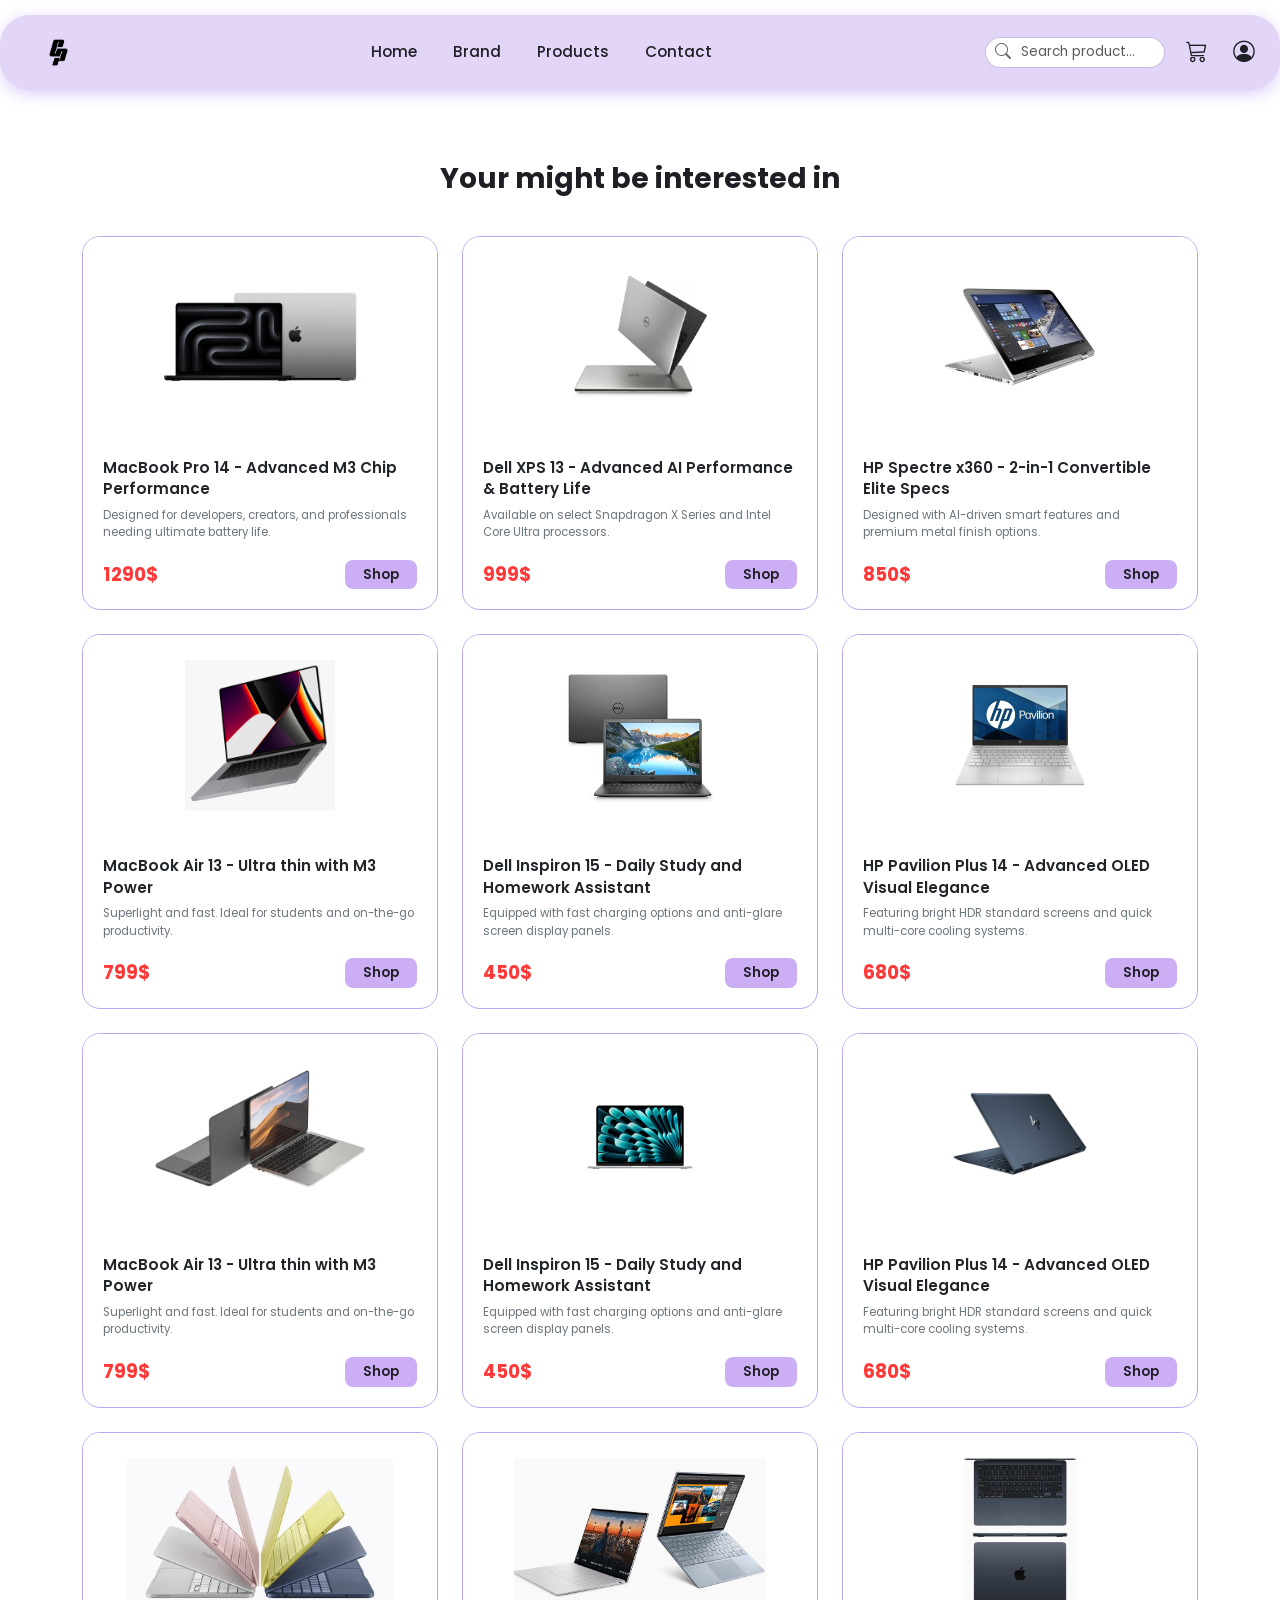
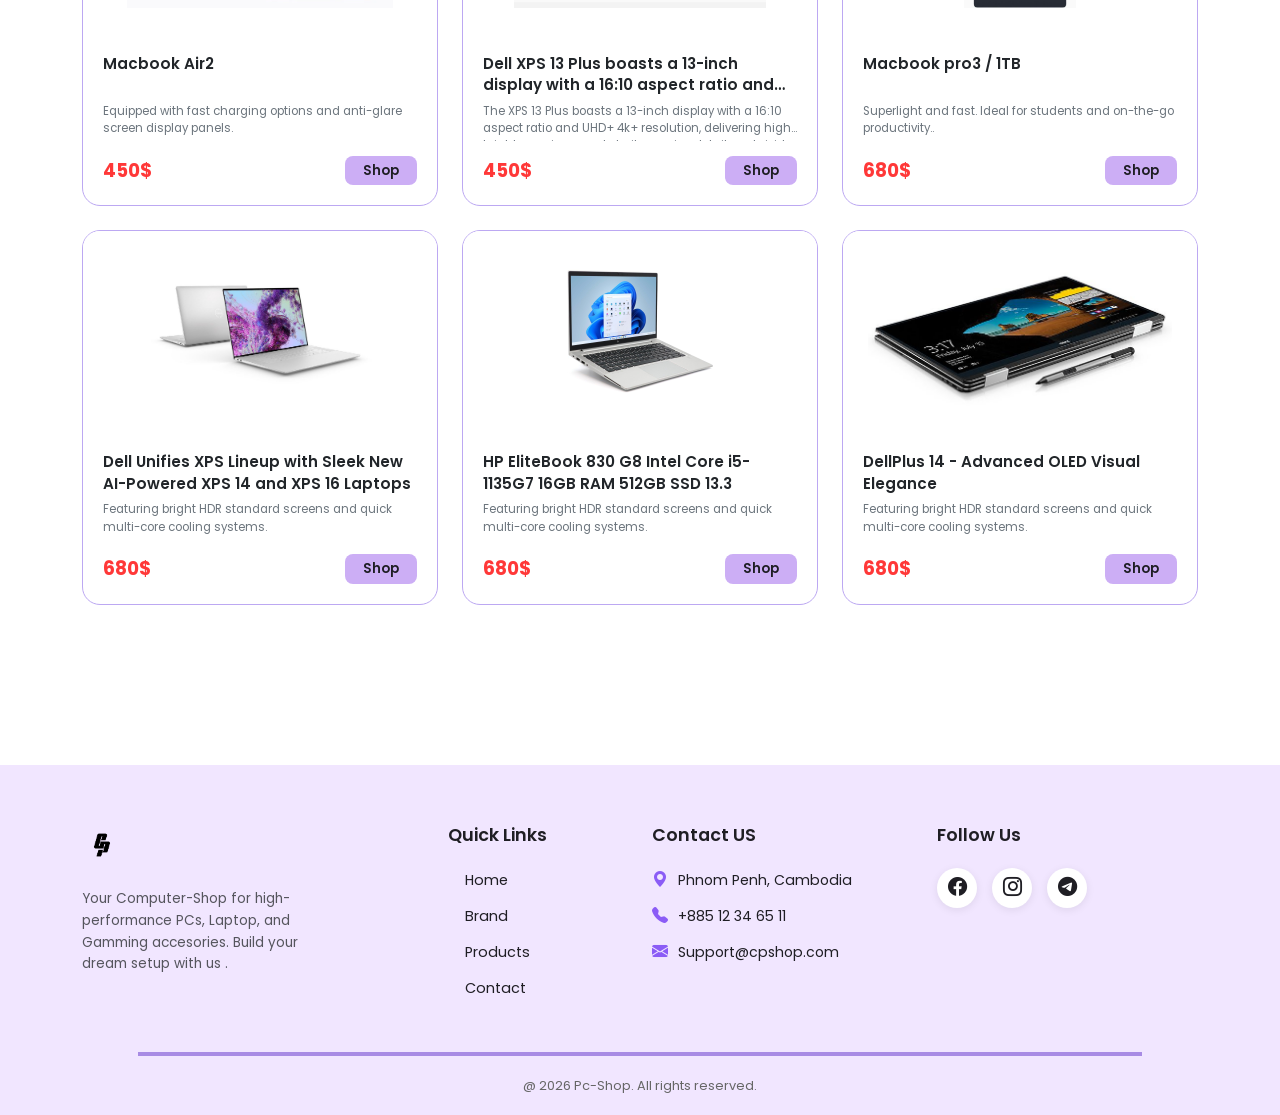
<file: product-page.html>
<!DOCTYPE html>
<html lang="en">
<head>
  <meta charset="UTF-8">
  <meta name="viewport" content="width=device-width, initial-scale=1.0">
  <title>product-page</title>
  <!-- SEO Meta Tags -->
  <meta name="description" content="Shop high-performance MacBooks, Dell, and HP laptops at CP-Shop in Cambodia. Build your dream setup today with premium quality and delivery.">
  <link href="https://cdn.jsdelivr.net/npm/bootstrap@5.3.3/dist/css/bootstrap.min.css" rel="stylesheet">
  <link href="https://cdn.jsdelivr.net/npm/bootstrap-icons@1.11.3/font/bootstrap-icons.min.css" rel="stylesheet">
  <link rel="stylesheet" href="style.css">
</head>
<body>

  <!-- TOAST NOTIFICATION FOR SHOPPING CART -->
  <div id="cart-toast">💻 Item added to your cart!</div>

  <div class="container py-2">
    <header class="navbar navbar-expand-lg navbar-light custom-header fixed-top">
     <!-- Logo -->
     <a class="navbar-brand ms-3" href="index.html">
      <img src="images/logo.png" alt="CP-Shop Logo" width="45" height="45">
    </a>
        <!-- Responsive Toggle Button -->
        <button class="navbar-toggler" type="button" data-bs-toggle="collapse" data-bs-target="#navbarText" aria-controls="navbarText" aria-expanded="false" aria-label="Toggle navigation">
          <span class="navbar-toggler-icon"></span>
        </button>

        <!-- Navbar  -->
        <div class="collapse navbar-collapse justify-content-center" id="navbarText">
          <ul class="navbar-nav mb-2 mb-lg-0 gap-1">
            <li class="nav-item">
              <a class="nav-link active" aria-current="page" href="index.html" id="nav-home">Home</a>
            </li>
            <li class="nav-item">
              <a class="nav-link" href="index.html" id="nav-brand">Brand</a>
            </li>
            <li class="nav-item">
              <a class="nav-link" href="product-page.html" id="nav-products">Products</a>
            </li>
            <li class="nav-item">
              <a class="nav-link" href="contact.html" id="nav-contact">Contact</a>
            </li>
          </ul>
        </div>

        <div class="d-flex align-items-center gap-3">
          <div class="search-container d-none d-sm-block">
            <button class="search-icon-btn" aria-label="Submit Search">
              <i class="bi bi-search"></i>
            </button>
            <input type="text" class="form-control search-input" id="search-input" placeholder="Search product..." aria-label="Search">
          </div>
          

          <div class="icon-actions">
            <button class="action-btn" id="btn-cart" aria-label="Shopping Cart">
              <i class="bi bi-cart3"></i>
              <span id="cart-badge" class="cart-badge d-none">0</span>
            </button>
            
            <button class="action-btn" id="btn-profile" aria-label="User Profile">
              <i class="bi bi-person-circle"></i>
            </button>
          </div>
        </div>
      </div>
    </header>
  </div>

  <main class="container py-2">
    <!-- Brand Section   -->
    <section class="my-5" id="products-section">
      <h3 class="section-title">Your might be interested in</h3>
      
      <!-- Search Input for Mobile (displays block in mobile, hidden in desktop navbar) -->
      <div class="mb-4 d-block d-sm-none">
        <div class="input-group">
          <span class="input-group-text"><i class="bi bi-search"></i></span>
          <input type="text" class="form-control" id="search-input-mobile" placeholder="Search product brand..." aria-label="Search Mobile">
        </div>
      </div>

      <div class="row" id="products-grid">
      </div>
    </section>
  </main>

  <!-- FOOTER -->
  <footer class="custom-footer" id="footer-section">
    <div class="container">
      <div class="row g-4">
        <div class="col-12 col-md-6 col-lg-3">
          <a class="navbar-brand fw-bold fs-3 d-inline-flex mb-2" href="#">
            <img src="images/logo.png" width="40" alt="Logo">
          </a>
          <p class="footer-description">
            Your Computer-Shop for high-performance PCs, Laptop, and Gamming accesories. Build your dream setup with us .
          </p>
        </div>
        <!-- Quick Links -->
        <div class="col-12 col-sm-4 col-md-2 col-lg-3 text-lg-center">
          <h4 class="footer-heading">Quick Links</h4>
          <ul class="footer-links d-inline-block text-start">
            <li><a href="#" id="foot-home">Home</a></li>
            <li><a href="#categories-section" id="foot-brand">Brand</a></li>
            <li><a href="#products-section" id="foot-products">Products</a></li>
            <li><a href="#footer-section" id="foot-contact">Contact</a></li>
          </ul>
        </div>

        <!-- Contact US details -->
        <div class="col-12 col-sm-8 col-md-4 col-lg-3">
          <h4 class="footer-heading">Contact US</h4>
          <ul class="contact-info">
            <li>
              <i class="bi bi-geo-alt-fill"></i>
              <span>Phnom Penh, Cambodia</span>
            </li>
            <li>
              <i class="bi bi-telephone-fill"></i>
              <span>+885 12 34 65 11</span>
            </li>
            <li>
              <i class="bi bi-envelope-fill"></i>
              <span>Support@cpshop.com</span>
            </li>
          </ul>
        </div>

        <!-- Follow Us handles / newsletter -->
        <div class="col-12 col-md-6 col-lg-3">
          <h4 class="footer-heading">Follow Us</h4>
          <div class="social-icons-wrapper mb-3">
            <a href="https://khmersamnang.com/" target="_blank" class="social-icon-btn" aria-label="Link to Facebook">
              <i class="bi bi-facebook"></i>
            </a>
            <a href="https://instagram.com" target="_blank" class="social-icon-btn" aria-label="Link to Instagram">
              <i class="bi bi-instagram"></i>
            </a>
            <a href="https://telegram.org" target="_blank" class="social-icon-btn" aria-label="Link to Telegram">
              <i class="bi bi-telegram"></i>
            </a>
          </div>
        </div>
      </div>

      <!-- Footer Purple Divider Line -->
      <hr class="footer-thick-divider">
      <div class="row">
        <div class="col-12 text-center">
          <p class="footer-copyright mb-0">@ 2026 Pc-Shop. All rights reserved.</p>
        </div>
      </div>
    </div>
  </footer>

  <!-- Bootstrap 5 JS Bundle -->
  <script src="https://cdn.jsdelivr.net/npm/bootstrap@5.3.3/dist/js/bootstrap.bundle.min.js"></script>
  
  <!-- Shared Shopping Cart Script -->
  <script src="js/cart.js"></script>
  
  <!-- Custom JS Script (Separation of Concerns) -->
  <script src="js/product-page.js"></script>
  
  <!-- Mobile Search Link Script -->
  <script>
    // Sync mobile search with main search
    const mobileSearch = document.getElementById("search-input-mobile");
    if (mobileSearch) {
      mobileSearch.addEventListener("input", (e) => {
        const value = e.target.value;
        const mainSel = document.getElementById("search-input");
        mainSel.value = value;
        // Trigger event
        const event = new Event('input', { bubbles: true });
        mainSel.dispatchEvent(event);
      });
    }
  </script>
</body>
</html>
</file>
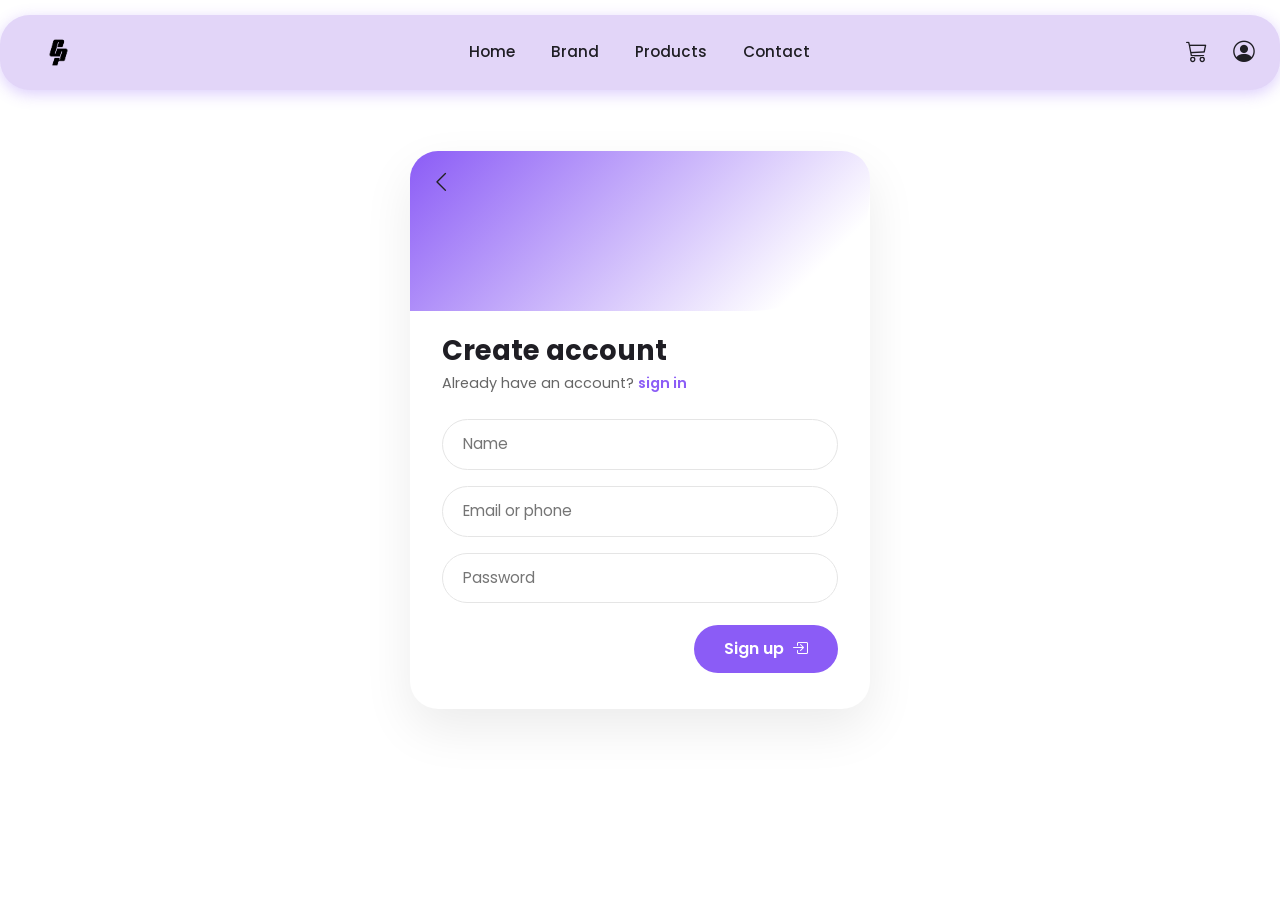
<file: signup.html>
<!DOCTYPE html>
<html lang="en">
<head>
  <meta charset="UTF-8">
  <meta name="viewport" content="width=device-width, initial-scale=1.0">
  <title>Create Account - CP-Shop</title>
  <meta name="description" content="Create a CP-Shop account.">
  <link href="https://cdn.jsdelivr.net/npm/bootstrap@5.3.3/dist/css/bootstrap.min.css" rel="stylesheet">
  <link href="https://cdn.jsdelivr.net/npm/bootstrap-icons@1.11.3/font/bootstrap-icons.min.css" rel="stylesheet">
  <link rel="stylesheet" href="style.css">
</head>
<body>

  <div class="container py-2">
    <header class="navbar navbar-expand-lg navbar-light custom-header fixed-top">
      <a class="navbar-brand ms-3" href="index.html">
        <img src="images/logo.png" alt="CP-Shop Logo" width="45" height="45">
      </a>
      <button class="navbar-toggler" type="button" data-bs-toggle="collapse" data-bs-target="#navbarText" aria-controls="navbarText" aria-expanded="false" aria-label="Toggle navigation">
        <span class="navbar-toggler-icon"></span>
      </button>
      <div class="collapse navbar-collapse justify-content-center" id="navbarText">
        <ul class="navbar-nav mb-2 mb-lg-0 gap-1">
          <li class="nav-item"><a class="nav-link" href="index.html">Home</a></li>
          <li class="nav-item"><a class="nav-link" href="index.html">Brand</a></li>
          <li class="nav-item"><a class="nav-link" href="product-page.html">Products</a></li>
          <li class="nav-item"><a class="nav-link" href="contact.html">Contact</a></li>
        </ul>
      </div>
      <div class="d-flex align-items-center gap-3">
        <div class="icon-actions">
          <button class="action-btn" id="btn-cart" aria-label="Shopping Cart">
            <i class="bi bi-cart3"></i>
            <span id="cart-badge" class="cart-badge d-none">0</span>
          </button>
          <button class="action-btn" id="btn-profile" aria-label="User Profile">
            <i class="bi bi-person-circle"></i>
          </button>
        </div>
      </div>
    </header>
  </div>

  <main class="container">
    <div class="auth-page">
      <div class="auth-card">
        <div class="auth-blob">
          <a href="login.html" class="auth-back" aria-label="Back to login"><i class="bi bi-chevron-left"></i></a>
        </div>
        <div class="auth-body">
          <h1 class="auth-title">Create account</h1>
          <p class="auth-subtext">Already have an account? <a href="login.html">sign in</a></p>

          <form id="signup-form" novalidate>
            <div class="auth-field">
              <input type="text" id="signup-name" placeholder="Name" autocomplete="name">
            </div>
            <div class="auth-field">
              <input type="text" id="signup-contact" placeholder="Email or phone" autocomplete="email">
            </div>
            <div class="auth-field">
              <input type="password" id="signup-password" placeholder="Password" autocomplete="new-password">
            </div>

            <div id="signup-error" class="auth-error d-none"></div>

            <div class="auth-submit-row">
              <button type="submit" class="auth-btn">Sign up <i class="bi bi-box-arrow-in-right"></i></button>
            </div>
          </form>
        </div>
      </div>
    </div>
  </main>

  <script src="https://cdn.jsdelivr.net/npm/bootstrap@5.3.3/dist/js/bootstrap.bundle.min.js"></script>
  <script src="js/cart.js"></script>
  <script src="js/auth.js"></script>
</body>
</html>
</file>
<file: style.css>
/* Google Fonts Import for Premium Typography */
@import url('https://fonts.googleapis.com/css2?family=Poppins:wght@300;400;500;600;700&display=swap');

:root {
  --primary-purple: #8b5cf6;
  --header-bg: #e2d5f8;
  --bg-lavender: #f4eeff;
  --card-border-purple: #bca8f2;
  --btn-purple: #ccaef5;
  --btn-purple-hover: #b491ea;
  --text-dark: #1f1e24;
  --price-red: #ff3838;
  --body-bg: #ffffff;
  --transition: all 0.3s cubic-bezier(0.25, 0.8, 0.25, 1);
}

body {
  font-family: 'Poppins', sans-serif;
  color: var(--text-dark);
  background-color: var(--body-bg);
  overflow-x: hidden;
  padding-top: 90px;
 
}

/*  Selection Highlight */
::selection {
  background-color: var(--header-bg);
  color: var(--text-dark);
}

.brand-link:hover .brand-logo-img {
  transform: rotate(-10deg) scale(1.1);
}

/* Navbar Custom Header */
.custom-header {
  background-color: var(--header-bg) !important;
  border-radius: 30px;
  margin: 15px auto;
  padding: 10px 20px;
  box-shadow: 0 4px 15px rgba(139, 92, 246, 0.3);
}

.navbar-nav .nav-link {
  color: var(--text-dark) !important;
  font-weight: 500;
  font-size: 0.95rem;
  padding: 8px 16px !important;
  border-radius: 8px;
  transition: var(--transition);
}

.navbar-nav .nav-link:hover {
  background-color: rgba(255, 255, 255, 0.4);
  transform: translateY(-2px);
  border-radius: 30px;
}

/* Navbar Interactive Actions */
.search-container {
  position: relative;
  max-width: 180px;
}

.search-input {
  border-radius: 20px;
  padding: 4px 15px 4px 35px;
  font-size: 0.85rem;
  border: 1px solid rgba(0, 0, 0, 0.1);
  background-color: #fff;
  transition: var(--transition);
}

.search-input:focus {
  outline: none;
  box-shadow: 0 0 0 3px rgba(139, 92, 246, 0.2);
  border-color: var(--primary-purple);
  max-width: 220px;
}

.search-icon-btn {
  position: absolute;
  left: 10px;
  top: 50%;
  transform: translateY(-50%);
  border: none;
  background: none;
  padding: 0;
  color: #666;
}

.icon-actions {
  display: flex;
  align-items: center;
  gap: 15px;
}

.action-btn {
  color: var(--text-dark);
  font-size: 1.35rem;
  padding: 5px;
  background: none;
  border: none;
  transition: var(--transition);
  position: relative;
}

.action-btn:hover {
  color: var(--primary-purple);
  transform: scale(1.15);
}

/* Scroll Arrow Button */
.scroll-arrow-btn {
  background: white;
  border: 1px solid #ddd;
  width: 40px;
  height: 40px;
  border-radius: 50%;
  display: flex;
  align-items: center;
  justify-content: center;
  cursor: pointer;
  transition: var(--transition);
  box-shadow: 0 2px 8px rgba(0,0,0,0.08);
}

.scroll-arrow-btn:hover {
  background: var(--primary-purple);
  color: white;
  border-color: var(--primary-purple);
  transform: scale(1.1);
}

/* Badge for Cart Count */
.cart-badge {
  position: absolute;
  top: -2px;
  right: -2px;
  background-color: var(--price-red);
  color: white;
  font-size: 0.65rem;
  font-weight: bold;
  padding: 2px 5px;
  border-radius: 50%;
  min-width: 15px;
  text-align: center;
}

/* Category Grid & Slider */
.categories-container {
  display: flex;
  align-items: center;
  gap: 20px;
  overflow-x: auto;
  padding: 10px 5px;
  scrollbar-width: thin;
  scrollbar-color: var(--card-border-purple) transparent;
}

/* Style the Scrollbar for Webkit browsers */
.categories-container::-webkit-scrollbar {
  height: 6px;
}

.categories-container::-webkit-scrollbar-thumb {
  background-color: var(--card-border-purple);
  border-radius: 10px;
}

.category-card {
  min-width: 150px;
  flex: 0 0 auto;
  border: 1px solid rgba(0, 0, 0, 0.05);
  border-radius: 15px;
  padding: 20px 10px;
  text-align: center;
  background-color: #fff;
  cursor: pointer;
  transition: var(--transition);
}

.category-card img {
  width: 90px;
  height: 65px;
  object-fit: contain;
  margin-bottom: 12px;
  transition: var(--transition);
}

.category-card:hover {
  transform: translateY(-8px);
  box-shadow: 0 8px 20px rgba(139, 92, 246, 0.12);
}

.category-card:hover img {
  transform: scale(1.1);
}

/* Highlight Active category */
.category-card.active {
  background-color: var(--bg-lavender);
  border-color: var(--card-border-purple);
}

/* Scroll Arrow Button */
.scroll-arrow-btn {
  background: white;
  border: 1px solid #ddd;
  width: 40px;
  height: 40px;
  border-radius: 50%;
  display: flex;
  align-items: center;
  justify-content: center;
  cursor: pointer;
  transition: var(--transition);
  box-shadow: 0 2px 8px rgba(0,0,0,0.08);
}

.scroll-arrow-btn:hover {
  background: var(--primary-purple);
  color: white;
  border-color: var(--primary-purple);
  transform: scale(1.1);
}

/* Product Section Header */
.section-title {
  font-weight: 700;
  text-align: center;
  margin-bottom: 40px;
  position: relative;
}

/* Product Cards */
.product-card {
  border: 1.5px solid var(--card-border-purple);
  border-radius: 18px;
  overflow: hidden;
  background-color: #fff;
  transition: var(--transition);
  height: 100%;
  display: flex;
  flex-direction: column;
}

.product-card:hover {
  transform: translateY(-10px);
  box-shadow: 0 10px 25px rgba(139, 92, 246, 0.15);
}

.product-img-wrapper {
  padding: 25px;
  background-color: #fff;
  display: flex;
  justify-content: center;
  align-items: center;
  height: 200px;
}

.product-img-wrapper img {
  max-width: 100%;
  max-height: 100%;
  object-fit: contain;
  transition: var(--transition);
}

.product-card:hover .product-img-wrapper img {
  transform: scale(1.08);
}

.product-info {
  padding: 20px;
  display: flex;
  flex-direction: column;
  flex-grow: 1;
}

.product-title {
  font-size: 0.95rem;
  font-weight: 600;
  line-height: 1.4;
  margin-bottom: 8px;
  height: 42px; /* standard height to align text lines */
  overflow: hidden;
  display: -webkit-box;
  -webkit-line-clamp: 2;
  -webkit-box-orient: vertical;
}

.product-subtext {
  font-size: 0.72rem;
  color: #6c757d;
  margin-bottom: 15px;
  height: 38px;
  overflow: hidden;
  display: -webkit-box;
  -webkit-line-clamp: 2;
  -webkit-box-orient: vertical;
}

.product-footer {
  margin-top: auto;
  display: flex;
  justify-content: space-between;
  align-items: center;
}

.product-price {
  color: var(--price-red);
  font-weight: 700;
  font-size: 1.15rem;
}

.shop-btn {
  background-color: var(--btn-purple);
  color: var(--text-dark);
  font-weight: 600;
  font-size: 0.82rem;
  padding: 5px 18px;
  border-radius: 8px;
  border: none;
  transition: var(--transition);
}

.shop-btn:hover {
  background-color: var(--btn-purple-hover);
  transform: translateY(-2px);
}

/* Footer Section */
.custom-footer {
  background-color: #f1e6ff !important;
  color: var(--text-dark);
  padding: 60px 0 20px 0;
  margin-top: 80px;
}

.footer-logo {
  font-weight: 700;
  font-size: 1.4rem;
  display: inline-flex;
  align-items: center;
  gap: 10px;
}

.footer-description {
  font-size: 0.85rem;
  color: #55555d;
  margin-top: 15px;
  line-height: 1.6;
}

.footer-heading {
  font-weight: 600;
  font-size: 1.1rem;
  margin-bottom: 22px;
}

.footer-links {
  list-style: none;
  padding: 0;
  margin: 0;
}

.footer-links li {
  margin-bottom: 12px;
}

.footer-links a {
  text-decoration: none;
  color: var(--text-dark);
  font-size: 0.9rem;
  transition: var(--transition);
}

.footer-links a:hover {
  color: var(--primary-purple);
  padding-left: 5px;
}

.contact-info {
  list-style: none;
  padding: 0;
  margin: 0;
}

.contact-info li {
  font-size: 0.88rem;
  margin-bottom: 12px;
  display: flex;
  align-items: center;
  gap: 10px;
}

.contact-info i {
  color: var(--primary-purple);
  font-size: 1rem;
}

.social-icons-wrapper {
  display: flex;
  gap: 15px;
}

.social-icon-btn {
  width: 40px;
  height: 40px;
  border-radius: 50%;
  background-color: #fff;
  display: flex;
  align-items: center;
  justify-content: center;
  color: var(--text-dark);
  font-size: 1.2rem;
  box-shadow: 0 2px 8px rgba(0, 0, 0, 0.08);
  transition: var(--transition);
}

.social-icon-btn:hover {
  background-color: var(--primary-purple);
  color: white;
  transform: translateY(-4px) rotate(8deg);
}

.footer-thick-divider {
  border-top: 4px solid #a88be4;
  opacity: 1;
  margin: 40px auto 20px auto;
  max-width: 90%;
}

.footer-copyright {
  font-size: 0.8rem;
  color: #666;
  text-align: center;
}

/* Carousel Banner Styling */
.banner-section {
  margin-bottom: 50px;
}

.carousel {
  border-radius: 16px;
  overflow: hidden;
  box-shadow: 0 5px 20px rgba(0, 0, 0, 0.05);
}

.carousel-item img {
  height: 450px;
  object-fit: cover;
}

.carousel-indicators [data-bs-target] {
  width: 10px;
  height: 10px;
  border-radius: 50%;
  background-color: #ffffff;
  opacity: 0.7;
  border: 1px solid rgba(0,0,0,0.2);
}

.carousel-indicators .active {
  opacity: 1;
  background-color: var(--primary-purple);
  transform: scale(1.2);
}

/* Custom CSS notification popup */
#cart-toast {
  position: fixed;
  bottom: 25px;
  right: 25px;
  z-index: 1050;
  display: none;
  background-color: var(--text-dark);
  color: white;
  padding: 12px 24px;
  border-radius: 8px;
  box-shadow: 0 4px 15px rgba(0,0,0,0.25);
  font-weight: 500;
  animation: slideIn 0.3s ease-out;
}

@keyframes slideIn {
  from {
    transform: translateY(100px);
    opacity: 0;
  }
  to {
    transform: translateY(0);
    opacity: 1;
  }
}
/* link on index page to product page  */
.section-title-link {
  text-decoration: none;
  color: inherit;
}

.section-title-link:hover .section-title {
  color: var(--primary-purple);
  transition: 0.3s;
  cursor: pointer;
}

/* Botton more detail */
.more-detail-btn{
  display: inline-block;
  padding: 10px 30px;
  border: 2px solid var(--btn-purple-hover);
  border-radius: 50px;
  background: #fff;
  color: var(--primary-purple);
  font-size: 16px;
  font-weight: 600;
  text-decoration: none;
  transition: all 0.3s ease;
  cursor: pointer;

}

.more-detail-btn:hover{
  background: var(--card-border-purple);
  color: #fff;
  transform: translateY(-2px);

}

.text-danger {
  color: #ff5a5f !important;
}

p {
  font-size: 18px;
}

a {
  text-decoration: none;
}

.bi-facebook:hover,
.bi-instagram:hover,
.bi-telegram:hover {
  color: #ff5a5f;
}

/* Shopping Cart UX/UI  */
.btn-outline-checkout {
  border: 2px solid var(--primary-purple) !important;
  color: var(--primary-purple) !important;
  background-color: transparent !important;
  font-weight: 500;
  border-radius: 50px;
  font-size: 1.1rem;
  transition: var(--transition);
}

.btn-outline-checkout:hover {
  background-color: var(--primary-purple) !important;
  color: #fff !important;
  transform: translateY(-2px);
  box-shadow: 0 4px 15px rgba(139, 92, 246, 0.25);
}

.btn-qty {
  width: 28px;
  height: 28px;
  border-radius: 50%;
  border: 1px solid rgba(0, 0, 0, 0.12) !important;
  background-color: #fff;
  color: var(--text-dark);
  display: inline-flex;
  align-items: center;
  justify-content: center;
  font-size: 0.9rem;
  line-height: 1;
  cursor: pointer;
  transition: var(--transition);
}

.btn-qty:hover {
  background-color: var(--bg-lavender);
  border-color: var(--card-border-purple) !important;
  color: var(--primary-purple);
}

.cart-item {
  transition: var(--transition);
}

.cart-item:hover {
  background-color: rgba(139, 92, 246, 0.02);
}

.bi-trash3 {
  transition: var(--transition);
}

.bi-trash3:hover {
  color: #ff3838 !important;
  transform: scale(1.18);
}

/* Checkout Success Modal Styles */
.checkout-modal-overlay {
  position: fixed;
  top: 0;
  left: 0;
  width: 100vw;
  height: 100vh;
  background-color: rgba(0, 0, 0, 0.6);
  backdrop-filter: blur(4px);
  display: flex;
  align-items: center;
  justify-content: center;
  z-index: 1100;
  opacity: 0;
  pointer-events: none;
  transition: opacity 0.3s ease;
}

.checkout-modal-overlay.show {
  opacity: 1;
  pointer-events: auto;
}

.checkout-modal-card {
  background-color: #fff;
  width: 90%;
  max-width: 380px;
  padding: 40px 30px;
  border-radius: 30px;
  box-shadow: 0 10px 30px rgba(0, 0, 0, 0.15);
  text-align: center;
  transform: translateY(30px);
  transition: transform 0.3s ease;
}

.checkout-modal-overlay.show .checkout-modal-card {
  transform: translateY(0);
}

.success-icon-wrapper {
  display: flex;
  justify-content: center;
  margin-bottom: 25px;
}

.success-icon-outer {
  width: 120px;
  height: 120px;
  border-radius: 50%;
  background-color: #e2e8f0; /* light grey outer ring */
  display: flex;
  align-items: center;
  justify-content: center;
}

.success-icon-inner {
  width: 106px;
  height: 106px;
  border-radius: 50%;
  background-color: #38a169; /* green circle */
  display: flex;
  align-items: center;
  justify-content: center;
  color: white;
  font-size: 3.5rem;
  line-height: 1;
}

.checkout-modal-title {
  font-size: 1.4rem;
  font-weight: 700;
  color: #1f1e24;
  margin-bottom: 12px;
  font-family: 'Poppins', sans-serif;
  letter-spacing: 0.5px;
}

.checkout-modal-desc {
  font-size: 0.95rem;
  color: #4a5568;
  line-height: 1.5;
  margin-bottom: 35px;
  font-family: 'Poppins', sans-serif;
}

.btn-back-home {
  width: 100%;
  background-color: #ffeb3b; /* bright yellow */
  color: #000;
  border: none;
  border-radius: 8px;
  padding: 12px;
  font-weight: 700;
  font-size: 1.05rem;
  transition: var(--transition);
  font-family: 'Poppins', sans-serif;
}

.btn-back-home:hover {
  background-color: #fdd835; /* slightly darker yellow on hover */
  transform: translateY(-2px);
  box-shadow: 0 4px 12px rgba(253, 216, 53, 0.3);
}
.btn-detail-back {
  background: transparent;
  color: #8b5cf6;
  border: 3px solid #8b5cf6;
  border-radius: 50px;
  padding: 10px 20px;
  font-size: 18px;
  font-weight: 600;
  cursor: pointer;
  transition: all 0.3s ease;
}

.btn-detail-back:hover {
  background: #8b5cf6;
  color: white;
  box-shadow: 0 10px 25px rgba(139, 92, 246, 0.35);
  transform: translateY(-2px);
}
/*login form */
.auth-page {
  min-height: 72vh;
  display: flex;
  align-items: center;
  justify-content: center;
  padding: 40px 15px;
}
.auth-card {
  width: 100%;
  max-width: 420px;
  background: #fff;
  border-radius: 28px;
  overflow: hidden;
  box-shadow: 0 20px 50px rgba(0,0,0,0.08);
}
.auth-blob {
  height: 180px;
  background: linear-gradient(135deg, var(--primary-purple, #8b5cf6) 0%, #ffffff 85%);
  border-bottom-right-radius: 120px;
}
.auth-body {
  padding: 28px 32px 36px;
}
.auth-title {
  font-weight: 700;
  font-size: 1.8rem;
  margin-bottom: 6px;
  font-family: 'Poppins', sans-serif;
}
.auth-subtext {
  font-size: 0.9rem;
  color: #666;
  margin-bottom: 28px;
}
.auth-subtext a {
  color: var(--primary-purple, #8b5cf6);
  font-weight: 600;
  text-decoration: none;
}
.auth-field {
  display: flex;
  align-items: center;
  gap: 10px;
  border: 1.5px solid #e5e5e5;
  border-radius: 50px;
  padding: 12px 18px;
  margin-bottom: 16px;
}
.auth-field input {
  border: none;
  outline: none;
  flex: 1;
  font-size: 0.95rem;
  background: transparent;
}
.auth-field .auth-prefix {
  font-size: 0.95rem;
  color: #444;
  padding-right: 8px;
  border-right: 1px solid #e5e5e5;
}
.auth-field .auth-forgot {
  font-size: 0.72rem;
  font-weight: 700;
  letter-spacing: 0.03em;
  color: var(--primary-purple, #8b5cf6);
  text-decoration: none;
  white-space: nowrap;
}
.auth-error {
  font-size: 0.85rem;
  color: #dc3545;
  margin-bottom: 8px;
}
.auth-submit-row {
  display: flex;
  justify-content: flex-end;
  margin-top: 22px;
}
.auth-btn {
  background: var(--primary-purple, #8b5cf6);
  color: #fff;
  border: none;
  padding: 12px 30px;
  border-radius: 50px;
  font-weight: 600;
  font-size: 1rem;
  display: inline-flex;
  align-items: center;
  gap: 8px;
  cursor: pointer;
  transition: opacity 0.2s ease;
}
.auth-btn:hover { opacity: 0.9; }
.auth-socials {
  display: flex;
  justify-content: center;
  gap: 24px;
  margin-top: 36px;
  font-size: 1.5rem;
}
.auth-socials i { color: #222; }
.auth-socials i.bi-facebook { color: #1877F2; }
.auth-socials i.bi-google { color: #EA4335; }
.auth-socials i.bi-twitter { color: #1DA1F2; }

/*Sing Up form*/
.auth-page {
  min-height: 72vh;
  display: flex;
  align-items: center;
  justify-content: center;
  padding: 40px 15px;
}
.auth-card {
  width: 100%;
  max-width: 420px;
  background: #fff;
  border-radius: 28px;
  overflow: hidden;
  box-shadow: 0 20px 50px rgba(0,0,0,0.08);
}
.auth-blob {
  height: 160px;
  background: linear-gradient(135deg, var(--primary-purple, #8b5cf6) 0%, #ffffff 85%);
  border-bottom-right-radius: 120px;
  position: relative;
}
.auth-blob .auth-back {
  position: absolute;
  top: 20px;
  left: 20px;
  font-size: 1.4rem;
  color: #222;
  text-decoration: none;
  line-height: 1;
}
.auth-body {
  padding: 28px 32px 36px;
}
.auth-title {
  font-weight: 700;
  font-size: 1.8rem;
  margin-bottom: 6px;
  font-family: 'Poppins', sans-serif;
}
.auth-subtext {
  font-size: 0.9rem;
  color: #666;
  margin-bottom: 28px;
}
.auth-subtext a {
  color: var(--primary-purple, #8b5cf6);
  font-weight: 600;
  text-decoration: none;
}
.auth-field {
  display: flex;
  align-items: center;
  gap: 10px;
  border: 1.5px solid #e5e5e5;
  border-radius: 50px;
  padding: 12px 18px;
  margin-bottom: 16px;
}
.auth-field input {
  border: none;
  outline: none;
  flex: 1;
  font-size: 0.95rem;
  background: transparent;
}
.auth-error {
  font-size: 0.85rem;
  color: #dc3545;
  margin-bottom: 8px;
}
.auth-submit-row {
  display: flex;
  justify-content: flex-end;
  margin-top: 22px;
}
.auth-btn {
  background: var(--primary-purple, #8b5cf6);
  color: #fff;
  border: none;
  padding: 12px 30px;
  border-radius: 50px;
  font-weight: 600;
  font-size: 1rem;
  display: inline-flex;
  align-items: center;
  gap: 8px;
  cursor: pointer;
  transition: opacity 0.2s ease;
}
.auth-btn:hover { opacity: 0.9; }

/*upload pic*/
.profile-avatar-img{
  width:120px;
  height:120px;
  border-radius:50%;
  object-fit:cover;
  border:4px solid #fff;
  box-shadow:0 8px 20px rgba(0,0,0,.15);
}
/*Profile form */
.auth-page {
  min-height: 72vh;
  display: flex;
  align-items: center;
  justify-content: center;
  padding: 40px 15px;
}
.auth-card {
  width: 100%;
  max-width: 460px;
  background: #fff;
  border-radius: 28px;
  overflow: hidden;
  box-shadow: 0 20px 50px rgba(0,0,0,0.08);
}
.auth-blob {
  height: 160px;
  background: linear-gradient(135deg, var(--primary-purple, #8b5cf6) 0%, #ffffff 85%);
  border-bottom-right-radius: 120px;
  display: flex;
  align-items: flex-end;
  padding: 0 0 18px 32px;
}
.profile-avatar {
  width: 74px;
  height: 74px;
  border-radius: 50%;
  background: #fff;
  color: var(--primary-purple, #8b5cf6);
  font-weight: 700;
  font-size: 1.8rem;
  display: flex;
  align-items: center;
  justify-content: center;
  box-shadow: 0 8px 20px rgba(0,0,0,0.12);
}
.auth-body {
  padding: 24px 32px 36px;
}
.auth-title {
  font-weight: 700;
  font-size: 1.7rem;
  margin-bottom: 6px;
  font-family: 'Poppins', sans-serif;
}
.auth-subtext {
  font-size: 0.9rem;
  color: #666;
  margin-bottom: 24px;
}
.auth-field {
  display: flex;
  align-items: center;
  gap: 10px;
  border: 1.5px solid #e5e5e5;
  border-radius: 50px;
  padding: 12px 18px;
  margin-bottom: 16px;
}
.auth-field input {
  border: none;
  outline: none;
  flex: 1;
  font-size: 0.95rem;
  background: transparent;
}
.auth-error {
  font-size: 0.85rem;
  color: #dc3545;
  margin-bottom: 8px;
}
.auth-success {
  font-size: 0.85rem;
  color: #198754;
  margin-bottom: 8px;
}
.auth-submit-row {
  display: flex;
  justify-content: flex-end;
  margin-top: 22px;
}
.auth-btn {
  background: var(--primary-purple, #8b5cf6);
  color: #fff;
  border: none;
  padding: 12px 30px;
  border-radius: 50px;
  font-weight: 600;
  font-size: 1rem;
  display: inline-flex;
  align-items: center;
  gap: 8px;
  cursor: pointer;
  transition: opacity 0.2s ease;
}
.auth-btn:hover { opacity: 0.9; }
</file>
